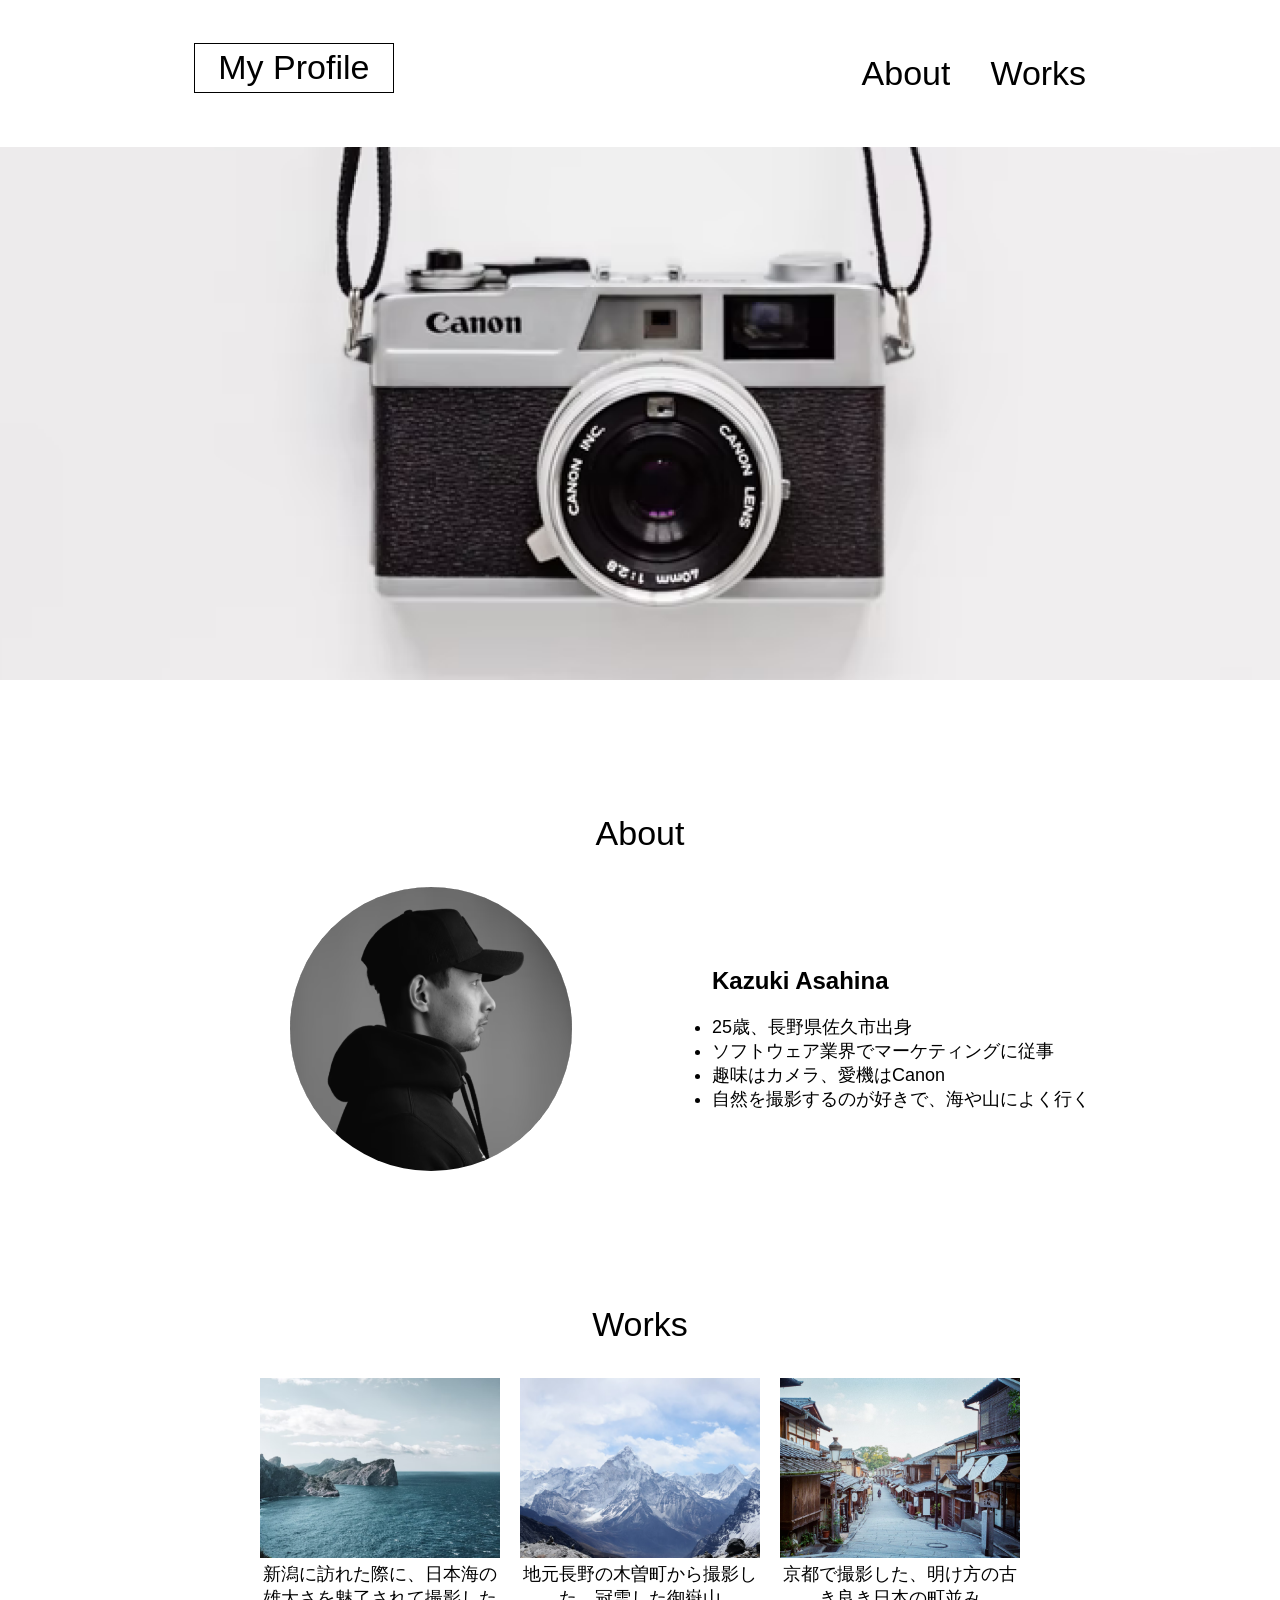
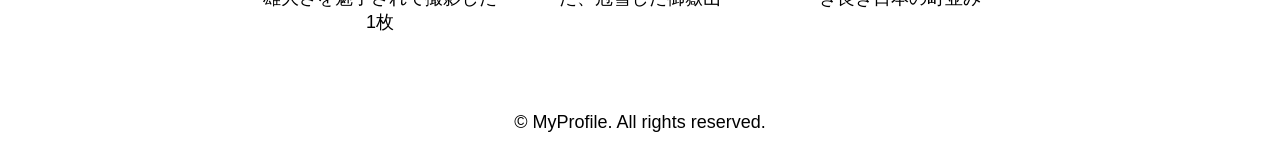
<file: kadai_001/index.html>
<!DOCTYPE html>
<html>
  <head>
    <meta charset="UTF-8">
    <title>My Profile</title>
    <meta name="viewport" content="width=device-width, initial-scale=1.0">
    <meta description="Kazuki AsahinaのWork Gallary">
    <link rel="stylesheet" href="style.css">
  </head>

  <body>
    <!--header-->
    <header>
      <h1 class="page-title">My Profile</h1>

      <!--nav-->
      <nav class=" nav-container">
        <ul class="nav-col">
          <li class="nav-wrap"><a class="nav-item" href="index.html#about">About</a></li>
          <li class="nav-wrap"><a class="nav-item" href="index.html#works">Works</a></li>
        </ul>
      </nav>
    </header>

    <!--main-->
    <main>
      <article>
        <!--main-photo-->
        <div class="main-image">
          <img src="images/main.png" alt="カメラの写真">
        </div>

        <!--about-->
        <section class="about">
          <h1 class="heading">About</h1>
          <div class="profile">
            <img class="about-image" src="images/about.png" alt="自分の写真">
            <ul class="info">
              <h2 class="name">Kazuki Asahina</h2>
              <li>25歳、長野県佐久市出身</li>
              <li>ソフトウェア業界でマーケティングに従事</li>
              <li>趣味はカメラ、愛機はCanon</li>
              <li>自然を撮影するのが好きで、海や山によく行く</li>
            </ul>
          </div>
        </section>

        <!--works-->
        <section class="works">
          <h1 class="heading">Works</h1>
          <div class="works-item">
            <div class="works-col">
              <img src="images/works1.png" alt="海の写真">
              <p>新潟に訪れた際に、日本海の雄大さを魅了されて撮影した1枚</p>
            </div>
            <div class="works-col">
              <img src="images/works2.png" alt="山の写真">
              <p>地元長野の木曽町から撮影した、冠雪した御嶽山</p>
            </div>
            <div class="works-col">
              <img src="images/works3.png" alt="町の写真">
              <p>京都で撮影した、明け方の古き良き日本の町並み</p>
            </div>
          </div>
        </section>
      </article>
    </main>

    <!--footer-->
    <footer>
      <p class="copyright">&copy; MyProfile. All rights reserved.</p>
    </footer>
  </body>
</html>
</file>
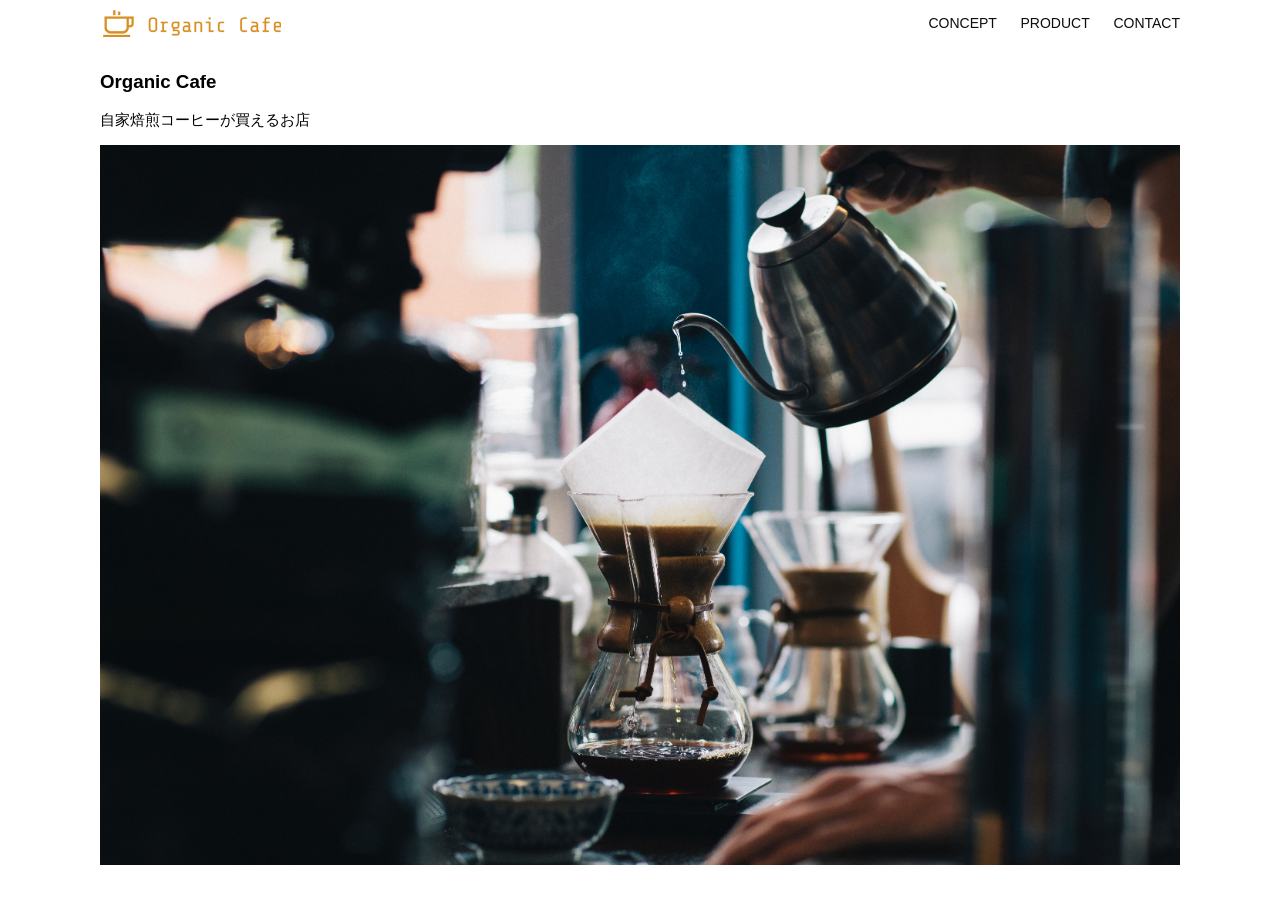
<file: kadai_013/index.html>
<!DOCTYPE html>
<html>
  <head>
    <title>Organic Cafe</title>
    <meta charset="UTF-8" />
    <meta name="description" content="自家焙煎のコーヒーがお家で楽しめるOrganic Cafe"/>
    <meta name="viewport" content="width=device-width, initial-scale=1.0" />
    <link rel="stylesheet" href="style.css" />
  </head>
  <body>
    <!-- ヘッダー -->
    <header>
      <!-- ロゴ -->
      <a href="index.html" id="logo"><img src="images/logo.png" alt="トップページに戻る"/></a>

      <!-- PC用ナビゲーション -->
      <nav id="nav-pc">
        <a href="index.html#concept">CONCEPT</a>
        <a href="index.html#product">PRODUCT</a>
        <a href="index.html#contact">CONTACT</a>
      </nav>

      <!-- スマホ用メニューボタン -->
      <img id="menu-sp" src="images/button-menu.png" alt="ナビゲーションを開く" onclick="document.getElementById('nav-sp').style.display = 'block'">

      <!-- スマホ用ナビゲーション -->
      <nav id="nav-sp">
        <ul>
          <li>
            <img id="close" src="images/button-close.png" alt="ナビゲーションを閉じる" onclick="document.getElementById('nav-sp').style.display = 'none'">
          </li>
          <li>
            <a id="logo-sp" href="index.html" onclick="document.getElementById('nav-sp').style.display = 'none'">
              <img src="images/logo-sp.png" alt="トップページに戻る">
            </a>
          </li>
          <li>
            <a class="menu" href="index.html#concept" onclick="document.getElementById('nav-sp').style.display = 'none'">CONCEPT</a>
          </li>
          <li>
            <a class="menu" href="index.html#product" onclick="document.getElementById('nav-sp').style.display = 'none'">PRODUCT</a>
          </li>
          <li><a class="menu" href="index.html#contact" onclick="document.getElementById('nav-sp').style.display = 'none'">CONTACT</a>
          </li>
        </ul>
      </nav>
    </header>

    <main>
      <article>
        <!-- メインビジュアル -->
        <section id="main-visual">
          <div id="main-message">
            <h1>Organic Cafe</h1>
            <p>自家焙煎コーヒーが買えるお店</p>
          </div>
          <img src="images/main-image.jpg" alt="コーヒーをハンドドリップで淹れる画像"/>
        </section>
      </article>
    </main>
  </body>
</html>
</file>
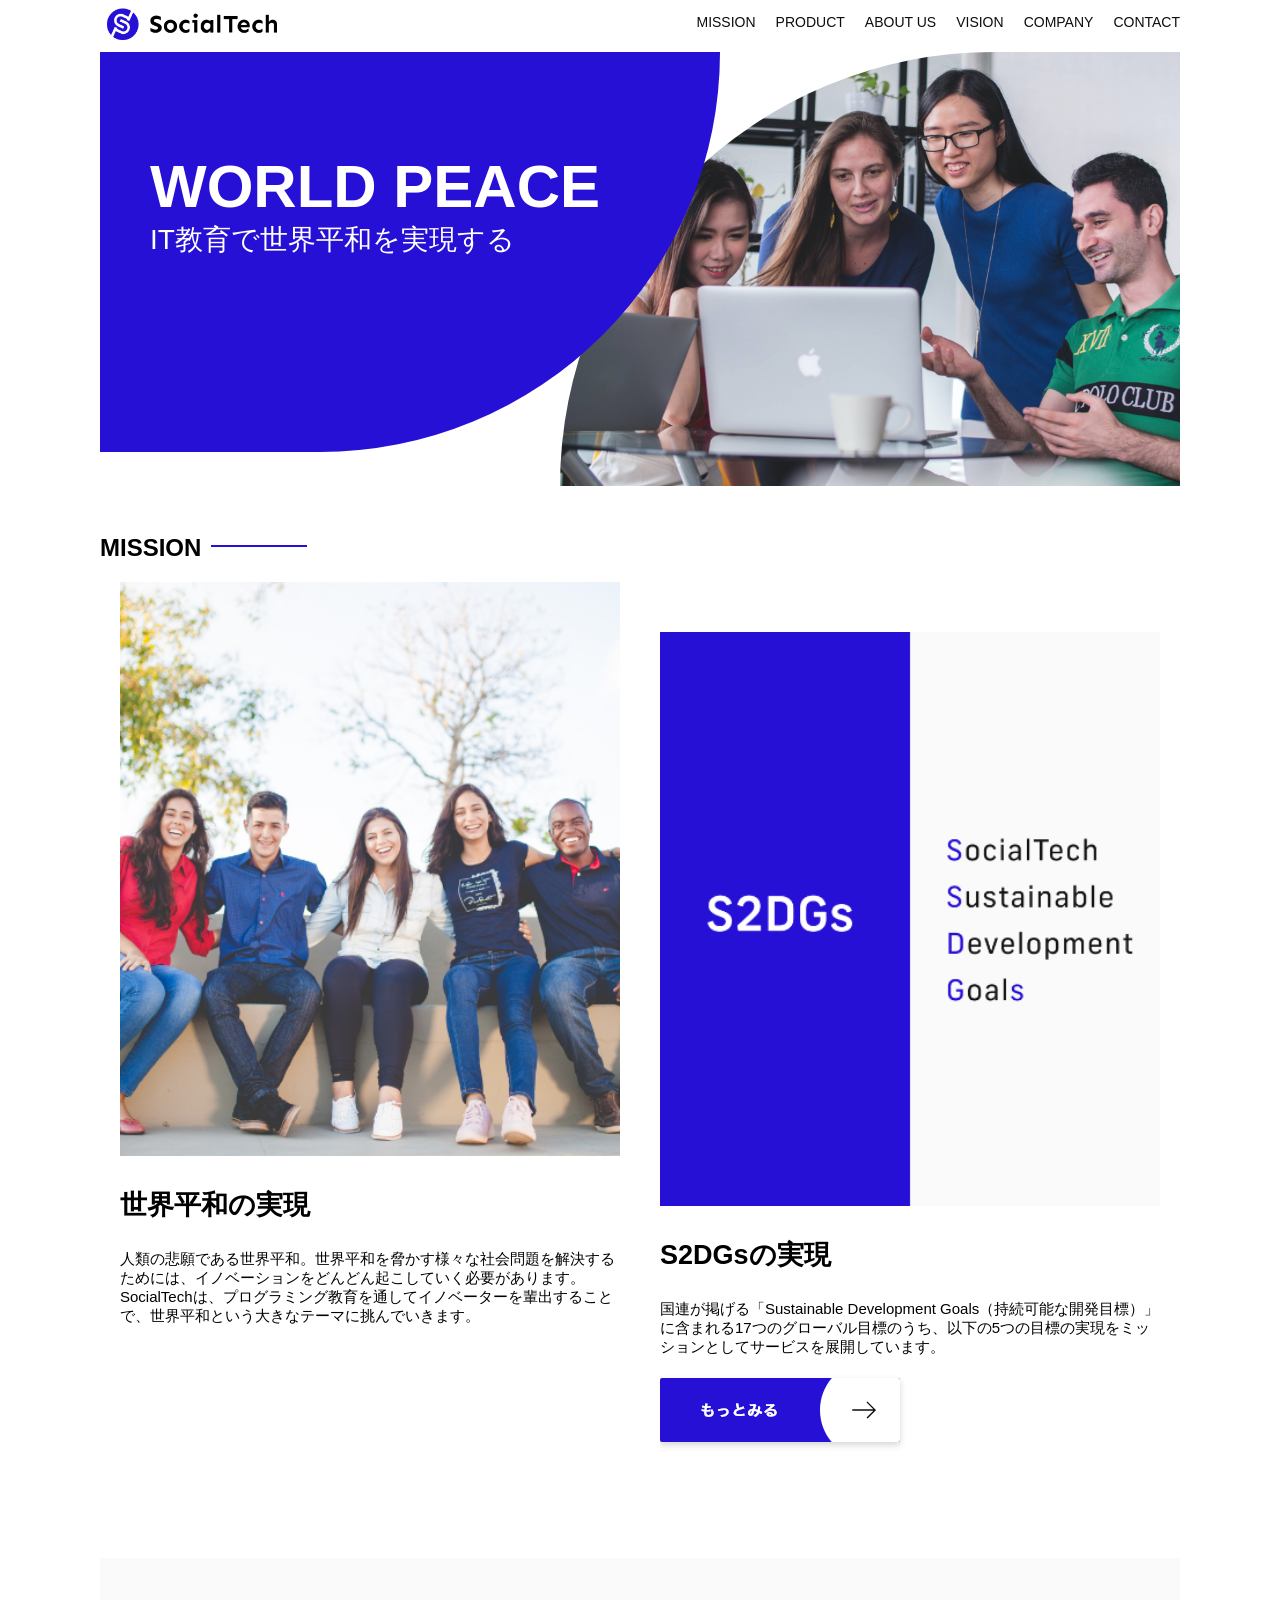
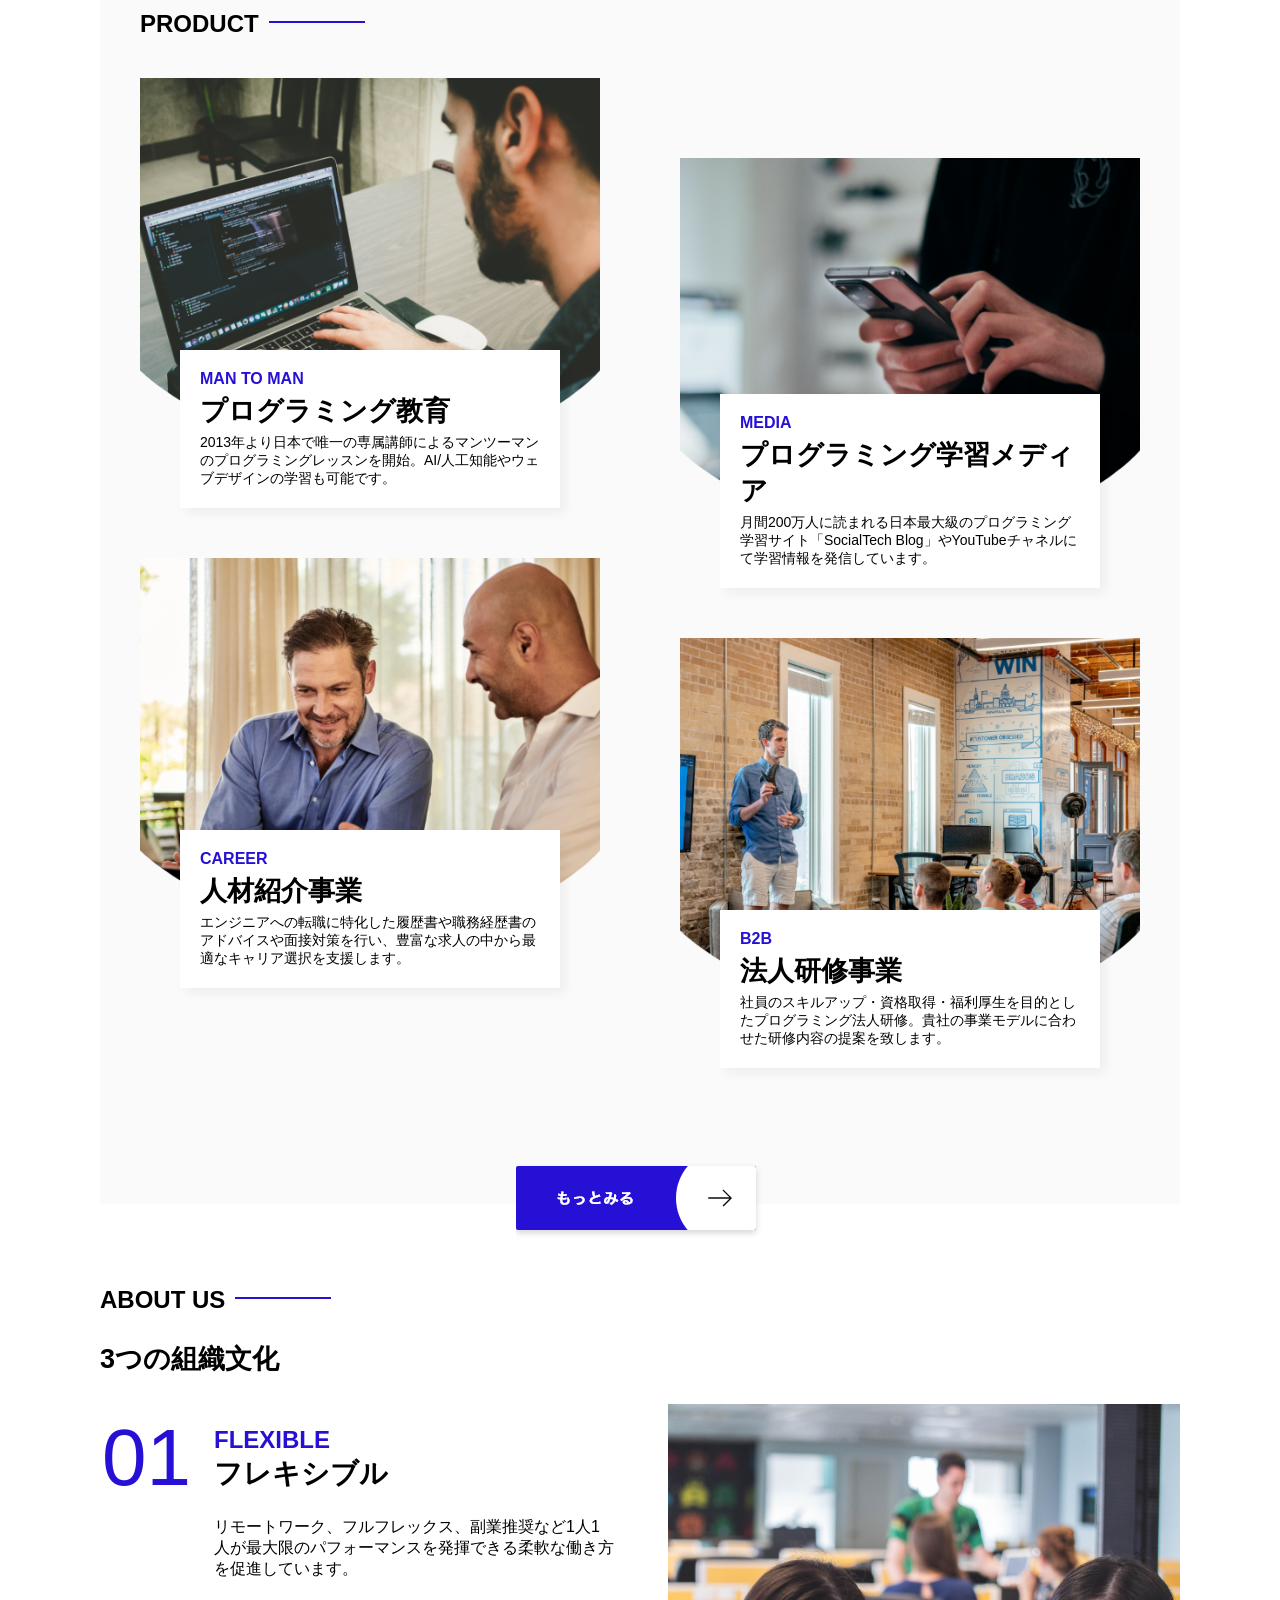
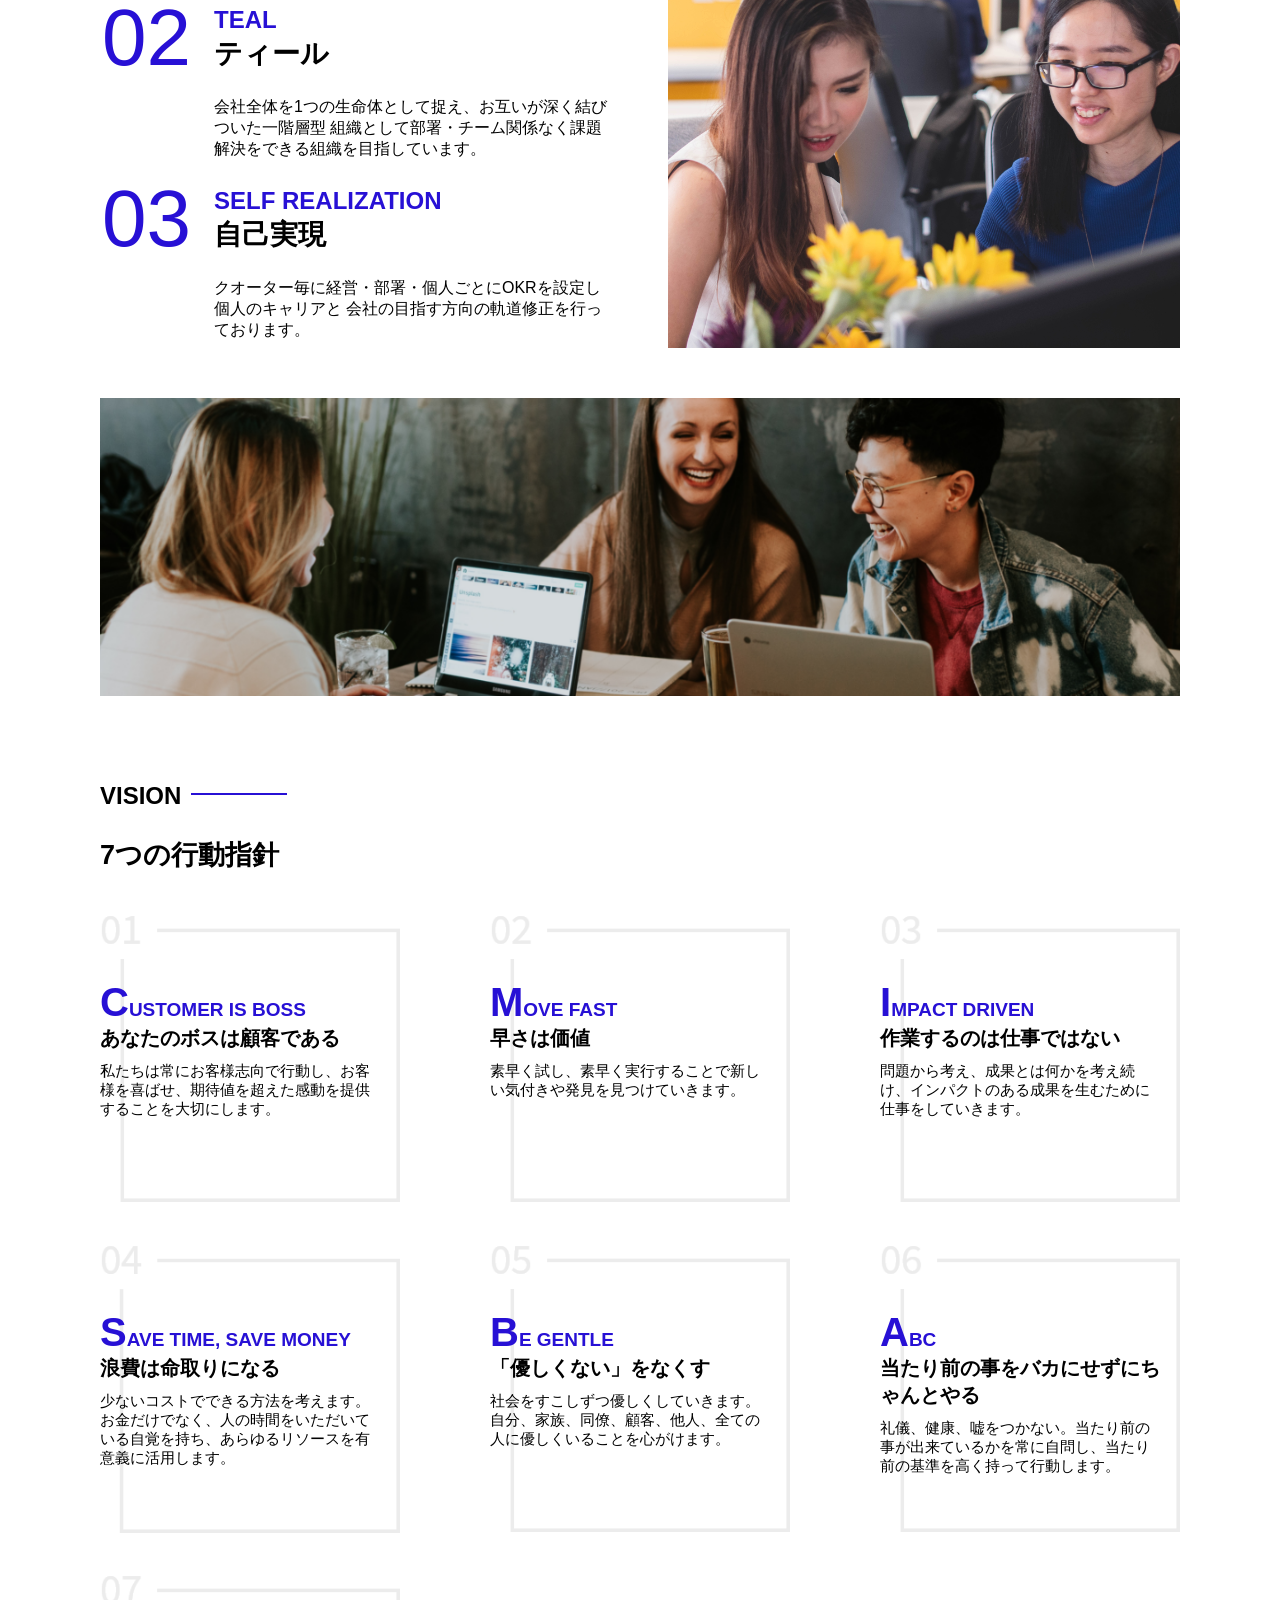
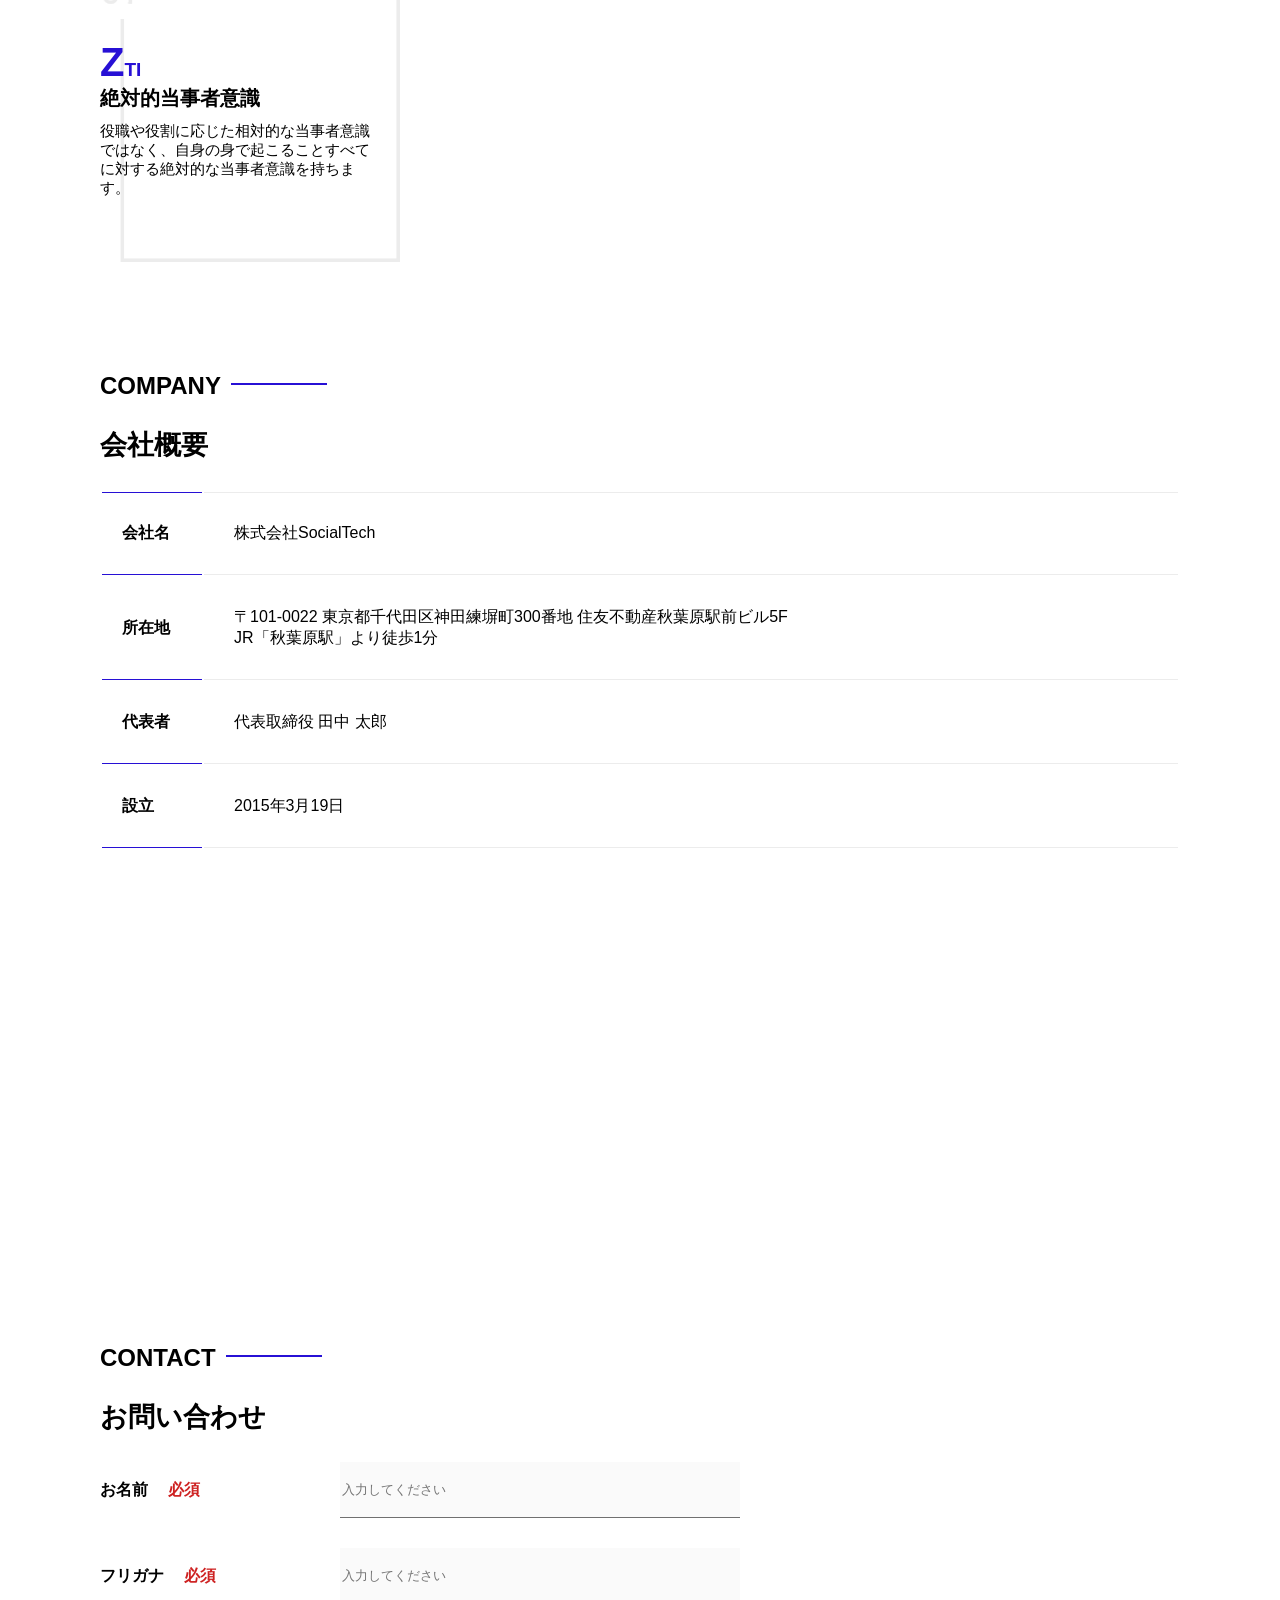
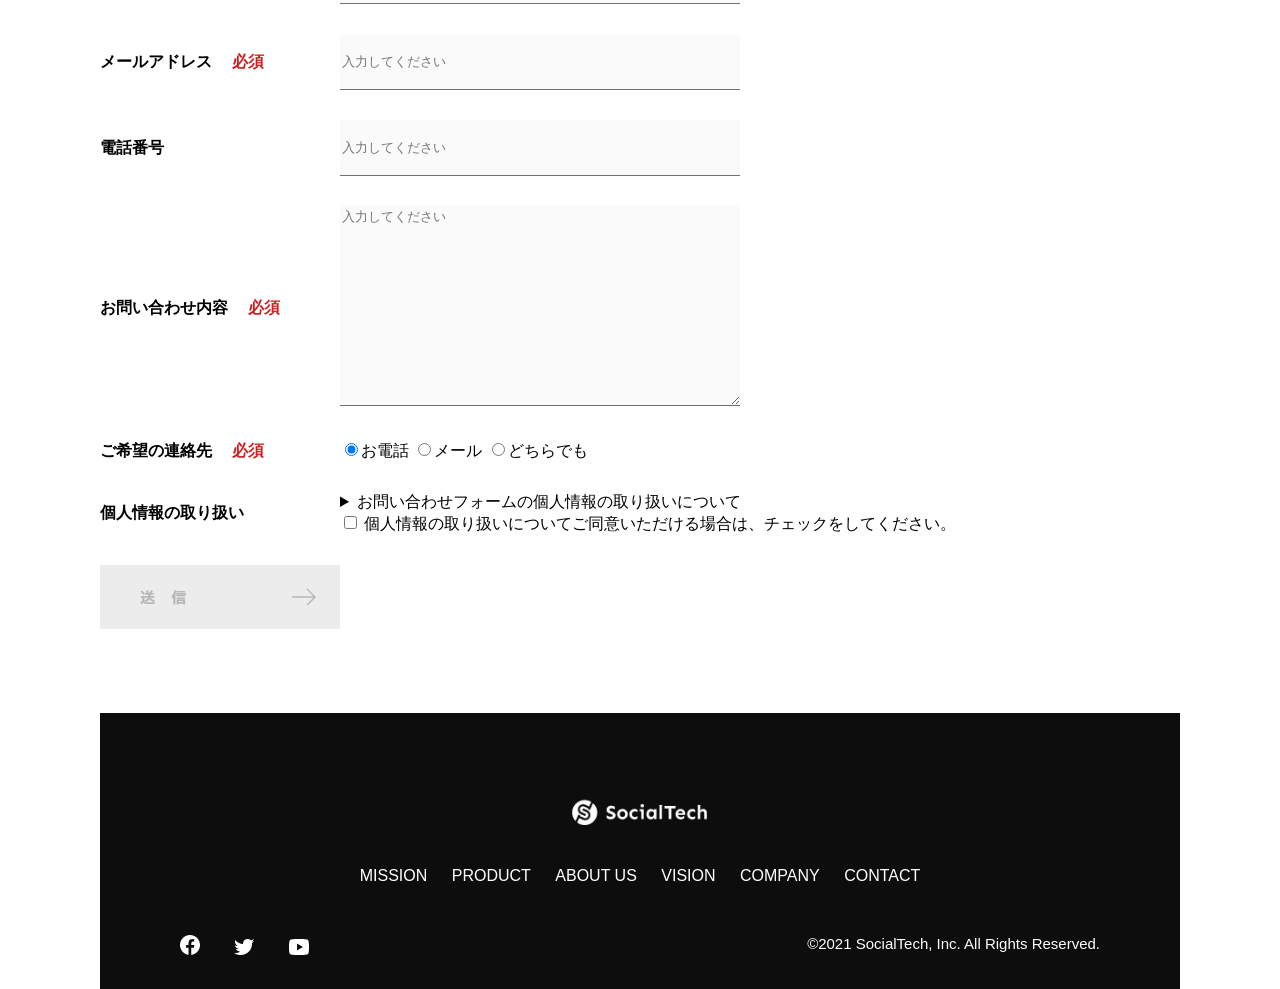
<file: kadai_tutorial_output/index.html>
<!DOCTYPE html>
<html>
  <head>
    <title>SocialTech</title>
    <meta charset="utf-8">
    <meta name="description" content="SocialTechはEdTech業界のリーディングカンパニーを目指します。">
    <meta name="viewport" content="width=device-width, initial-scale=1.0">
    <link rel="stylesheet" href="style.css">
  </head>

  <body>
    <!-- ヘッダー -->
    <header>
      <!-- ロゴ -->
      <a href="index.html" id="logo">
        <img src="images/logo.png" alt="トップページに戻る">
      </a>

      <!-- PC用ナビゲーション -->
      <nav id="nav-pc">
        <ul>
          <li><a href="mission.html">MISSION</a></li>
          <li><a href="product.html">PRODUCT</a></li>
          <li><a href="index.html#aboutus">ABOUT US</a></li>
          <li><a href="index.html#vision">VISION</a></li>
          <li><a href="index.html#company">COMPANY</a></li>
          <li><a href="index.html#contact">CONTACT</a></li>
        </ul>
      </nav>

      <!-- スマホ用メニューボタン -->
      <button id="menu-sp" onclick="document.getElementById('nav-sp').style.display = 'block'">
        <img src="images/button-menu.png" alt="ナビゲーションを開く">
      </button>

      <!-- スマホ用ナビゲーション -->
      <div id="nav-sp">
        <button id="close" onclick="document.getElementById('nav-sp').style.display = 'none'">
          <img src="images/button-close.png" alt="ナビゲーションを閉じる">
        </button>

        <nav>
          <ul>
            <li>
              <a id="logo-sp" href="index.html" onclick="document.getElementById('nav-sp').style.display = 'none'"><img src="images/logo-sp.png" alt="トップページに戻る"></a>
            </li>
            <li><a class="menu" href="mission.html" onclick="document.getElementById('nav-sp').style.display = 'none'">MISSION</a></li>
            <li><a class="menu" href="product.html" onclick="document.getElementById('nav-sp').style.display = 'none'">PRODUCT</a></li>
            <li><a class="menu" href="index.html#aboutus" onclick="document.getElementById('nav-sp').style.display = 'none'">ABOUT US</a></li>
            <li><a class="menu" href="index.html#vision" onclick="document.getElementById('nav-sp').style.display = 'none'">VISION</a></li>
            <li><a class="menu" href="index.html#company" onclick="document.getElementById('nav-sp').style.display = 'none'">COMPANY</a></li>
            <li><a class="menu" href="index.html#contact" onclick="document.getElementById('nav-sp').style.display = 'none'">CONTACT</a></li>
          </ul>
        </nav>
        <div id="sns">
          <a href="https://www.facebook.com/sejuku2013">
            <img src="images/button-facebook.png" alt="Facebookのリンク">
          </a>
          <a href="https://twitter.com/samuraijuku">
            <img src="images/button-twitter.png" alt="Twitterのリンク">
          </a>
          <a href="https://www.youtube.com/channel/UCCFOQO5aDK0xXam4cUQXT8g">
            <img src="images/button-youtube.png" alt="YouTubeのリンク">
          </a>
        </div>
      </div>
    </header>

    <main>
      <article>
        <!-- メインビジュアル -->
        <section id="main-visual">
          <div id="main-message">
            <h1>WORLD PEACE</h1>
            <p>IT教育で世界平和を実現する</p>
          </div>
          <img src="images/index/index-main.png" alt="PCの周りに集まる多国籍の仲間たち">
        </section>

        <!-- ミッション -->
        <section id="mission">
          <h2 class="index-h2">MISSION</h2>
          <div id="mission-flex">
            <div>
              <img id="mission-photo" src="images/index/index-mission.png" alt="屋外のベンチで写真を撮影する多国籍の仲間たち">
              <h3>世界平和の実現</h3>
              <p>人類の悲願である世界平和。世界平和を脅かす様々な社会問題を解決するためには、イノベーションをどんどん起こしていく必要があります。SocialTechは、プログラミング教育を通してイノベーターを輩出することで、世界平和という大きなテーマに挑んでいきます。</p>
            </div>
            <div>
              <img id="s2dgs" src="images/index/s2dgs.png" alt="S2DGs">
              <h3>S2DGsの実現</h3>
              <p>国連が掲げる「Sustainable Development Goals（持続可能な開発目標）」に含まれる17つのグローバル目標のうち、以下の5つの目標の実現をミッションとしてサービスを展開しています。</p>
              <a href="mission.html">
                <img src="images/button-more.png" alt="もっとみる">
              </a>
            </div>
          </div>
        </section>

        <!-- プロダクト -->
        <section id="product">
          <h2 class="index-h2">PRODUCT</h2>
          <div class="product-flex">
            <div id="product-left">
              <div>
                <img class="product-photo" src="images/index/index-mantoman.png" alt="PCでコードを書く男性">
                <div class="product-explain">
                  <span>MAN TO MAN</span>
                  <h3>プログラミング教育</h3>
                  <p>2013年より日本で唯一の専属講師によるマンツーマンのプログラミングレッスンを開始。AI/人工知能やウェブデザインの学習も可能です。</p>
                </div>
              </div>
              <div>
                <img class="product-photo" src="images/index/index-career.png" alt="笑顔で話し合う2人の男性">
                <div class="product-explain">
                  <span>CAREER</span>
                  <h3>人材紹介事業</h3>
                  <p>エンジニアへの転職に特化した履歴書や職務経歴書のアドバイスや面接対策を行い、豊富な求人の中から最適なキャリア選択を支援します。</p>
                </div>
              </div>
            </div>
            <div id="product-right">
              <div>
                <img class="product-photo" src="images/index/index-media.png" alt="スマートフォンを操作する人">
                <div class="product-explain">
                  <span>MEDIA</span>
                  <h3>プログラミング学習メディア</h3>
                  <p>月間200万人に読まれる日本最大級のプログラミング学習サイト「SocialTech Blog」やYouTubeチャネルにて学習情報を発信しています。</p>
                </div>
              </div>
              <div>
                <img class="product-photo" src="images/index/index-b2b.png" alt="講演中の男性とそれを聴く人々">
                <div class="product-explain">
                  <span>B2B</span>
                  <h3>法人研修事業</h3>
                  <p>社員のスキルアップ・資格取得・福利厚生を目的としたプログラミング法人研修。貴社の事業モデルに合わせた研修内容の提案を致します。</p>
                </div>
              </div>
            </div>
          </div>
          <div id="product-more">
            <a href="product.html">
              <img src="images/button-more.png" alt="もっとみる">
            </a>
          </div>
        </section>

        <!-- ABOUT US -->
        <section id="aboutus">
          <h2 class="index-h2">ABOUT US</h2>
          <h3>3つの組織文化</h3>
          <div>
            <table class="culture-table">
              <tr>
                <td class="culture-num">01</td>
                <th><span class="culture-en">FLEXIBLE</span><br>フレキシブル</th>
              </tr>
              <tr>
                <td>
                  <!--空のセル-->
                </td>
                <td class="culture-description">リモートワーク、フルフレックス、副業推奨など1人1人が最大限のパフォーマンスを発揮できる柔軟な働き方を促進しています。</td>
              </tr>
              <tr>
                <td class="culture-num">02</td>
                <th><span class="culture-en">TEAL</span><br>ティール</th>
              </tr>
              <tr>
                <td>
                  <!--空のセル-->
                </td>
                <td class="culture-description">会社全体を1つの生命体として捉え、お互いが深く結びついた一階層型 組織として部署・チーム関係なく課題解決をできる組織を目指しています。</td>
              </tr>
              <tr>
                <td class="culture-num">03</td>
                <th><span class="culture-en">SELF REALIZATION</span><br>自己実現</th>
              </tr>
              <tr>
                <td>
                  <!--空のセル-->
                </td>
                <td class="culture-description">クオーター毎に経営・部署・個人ごとにOKRを設定し個人のキャリアと 会社の目指す方向の軌道修正を行っております。</td>
              </tr>
            </table>
            <img class="culture-img" src="images/index/index-aboutus1.png" alt="笑顔で話し合う2人の女性">
          </div>
          <img class="culture-img2" src="images/index/index-aboutus2.png" alt="笑顔で話し合う3人の男女">
        </section>

        <!-- VISION -->
        <section id="vision">
          <h2 class="index-h2">VISION</h2>
          <h3>7つの行動指針</h3>
          <div>
            <div class="vision-box">
              <img src="images/index/vision-01.png" alt="01">
              <div>
                <h4>CUSTOMER IS BOSS</h4>
                <h5>あなたのボスは顧客である</h5>
                <p>私たちは常にお客様志向で行動し、お客様を喜ばせ、期待値を超えた感動を提供することを大切にします。</p>
              </div>
            </div>
            <div class="vision-box">
              <img src="images/index/vision-02.png" alt="02">
              <div>
                <h4>MOVE FAST</h4>
                <h5>早さは価値</h5>
                <p>素早く試し、素早く実行することで新しい気付きや発見を見つけていきます。</p>
              </div>
            </div>
            <div class="vision-box">
              <img src="images/index/vision-03.png" alt="03">
              <div>
                <h4>IMPACT DRIVEN</h4>
                <h5>作業するのは仕事ではない</h5>
                <p>問題から考え、成果とは何かを考え続け、インパクトのある成果を生むために仕事をしていきます。</p>
              </div>
            </div>
            <div class="vision-box">
              <img src="images/index//vision-04.png" alt="04">
              <div>
                <h4>SAVE TIME, SAVE MONEY</h4>
                <h5>浪費は命取りになる</h5>
                <p>少ないコストでできる方法を考えます。お金だけでなく、人の時間をいただいている自覚を持ち、あらゆるリソースを有意義に活用します。</p>
              </div>
            </div>
            <div class="vision-box">
              <img src="images/index/vision-05.png" alt="05">
              <div>
                <h4>BE GENTLE</h4>
                <h5>「優しくない」をなくす</h5>
                <p>社会をすこしずつ優しくしていきます。自分、家族、同僚、顧客、他人、全ての人に優しくいることを心がけます。</p>
              </div>
            </div>
            <div class="vision-box">
              <img src="images/index/vision-06.png" alt="06">
              <div>
                <h4>ABC</h4>
                <h5>当たり前の事をバカにせずにちゃんとやる</h5>
                <p>礼儀、健康、嘘をつかない。当たり前の事が出来ているかを常に自問し、当たり前の基準を高く持って行動します。</p>
              </div>
            </div>
            <div class="vision-box">
              <img src="images/index/vision-07.png" alt="07">
              <div>
                <h4>ZTI</h4>
                <h5>絶対的当事者意識</h5>
                <p>役職や役割に応じた相対的な当事者意識ではなく、自身の身で起こることすべてに対する絶対的な当事者意識を持ちます。</p>
              </div>
            </div>
          </div>
        </section>

        <!-- COMPANY -->
        <section id="company">
          <h2 class="index-h2">COMPANY</h2>
          <h3>会社概要</h3>
          <table id="company-table">
            <tr>
              <th class="tableheader tableheader-first">会社名</th>
              <td class="cell cell-first">株式会社SocialTech</td>
            </tr>
            <tr>
              <th class="tableheader">所在地</th>
              <td class="cell">〒101-0022 東京都千代田区神田練塀町300番地 住友不動産秋葉原駅前ビル5F<br>JR「秋葉原駅」より徒歩1分</td>
            </tr>
            <tr>
              <th class="tableheader">代表者</th>
              <td class="cell">代表取締役 田中 太郎</td>
            </tr>
            <tr>
              <th class="tableheader">設立</th>
              <td class="cell">2015年3月19日</td>
            </tr>
          </table>
          <iframe src="https://www.google.com/maps/embed?pb=!1m18!1m12!1m3!1d3240.0688551336807!2d139.7720776771055!3d35.69992317258124!2m3!1f0!2f0!3f0!3m2!1i1024!2i768!4f13.1!3m3!1m2!1s0x60188fee13660e23%3A0x77137876edf742ac!2z5L2P5Y-L5LiN5YuV55Sj56eL6JGJ5Y6f6aeF5YmN44OT44Or!5e0!3m2!1sja!2sjp!4v1704858013291!5m2!1sja!2sjp" style="border: 0" allowfullscreen="" loading="lazy"></iframe>
        </section>

        <!-- お問い合わせフォーム -->
        <section id="contact">
          <h2 class="index-h2">CONTACT</h2>
          <h3>お問い合わせ</h3>
          <form>
            <div>
              <div class="contact-heading">
                <label class="contact-label">お名前<span class="contact-span">必須</span></label>
              </div>
              <div>
                <input type="text" name="name" placeholder="入力してください" class="contact-textbox">
              </div>
            </div>
            <div>
              <div class="contact-heading">
                <label class="contact-label">フリガナ<span class="contact-span">必須</span></label>
              </div>
              <div>
                <input type="text" name="hurigana" placeholder="入力してください" class="contact-textbox">
              </div>
            </div>
            <div>
              <div class="contact-heading">
                <label class="contact-label">メールアドレス<span class="contact-span">必須</span></label>
              </div>
              <div>
                <input type="text" name="email" placeholder="入力してください" class="contact-textbox">
              </div>
            </div>
            <div>
              <div class="contact-heading">
                <label class="contact-label">電話番号</label>
              </div>
              <div>
                <input type="text" name="tel" placeholder="入力してください" class="contact-textbox">
              </div>
            </div>
            <div>
              <div class="contact-heading">
                <label class="contact-label">お問い合わせ内容<span class="contact-span">必須</span></label>
              </div>
              <div>
                <textarea class="contact-textarea" placeholder="入力してください" name="message"></textarea>
              </div>
            </div>
            <div>
              <div class="contact-heading">
                <label class="contact-label">ご希望の連絡先<span class="contact-span">必須</span></label>
              </div>
              <div><input class="radiobutton" type="radio" value="tel" name="contact" checked><label>お電話</label> <input class="radiobutton" type="radio" value="mail" name="contact"><label>メール</label> <input class="radiobutton" type="radio" value="both" name="contact"><label>どちらでも</label></div>
            </div>
            <div>
              <div class="contact-heading">
                <label class="contact-label">個人情報の取り扱い</label>
              </div>
              <div>
                <details>
                  <summary>お問い合わせフォームの個人情報の取り扱いについて</summary>
                  <div>
                    <dl>
                      <dt>１．組織の名称又は氏名</dt>
                      <dd>株式会社SocialTech</dd>
                      <dt>２．個人情報保護管理者（若しくはその代理人）の氏名又は職名、所属及び連絡先</dt>
                      <dd>
                        <p>鈴木 一郎 コーポレート部</p>
                        <p>メールアドレス：samurai@example.com</p>
                        <p>TEL：03-1234-5678</p>
                      </dd>
                      <dt>３．個人情報の利用目的</dt>
                      <dd>
                        <ul>
                          <li>・本サービス及び本サービスに関連する情報の提供又はそれらに関する連絡のため</li>
                          <li>・ユーザーの本人確認のため</li>
                          <li>・当社サービスのご案内のため</li>
                          <li>・当社の商品等の広告または宣伝（電子メールによるものを含むものとします。）</li>
                        </ul>
                      </dd>
                      <dt>４．個人情報の取り扱い業務の委託</dt>
                      <dd>個人情報の取扱業務の全部または一部を外部に業務委託する場合があります。その際、弊社は、個人情報を適切に保護できる管理体制を敷き実行していることを条件として委託先を厳選したうえで、機密保持契約を委託先と締結し、お客様の個人情報を厳密に管理させます。</dd>
                      <dt>５．個人情報の開示等の請求</dt>
                      <dd>
                        お客様は、弊社に対してご自身の個人情報の開示等（利用目的の通知、開示、内容の訂正・追加・削除、利用の停止または消去、第三者への提供の停止）に関して、当社問合わせ窓口に申し出ることができます。<br>
                        その際、弊社はお客様ご本人を確認させていただいたうえで、合理的な期間内に対応いたします。<br>
                        なお、個人情報に関する弊社問合わせ先は、次の通りです。
                      </dd>
                      <dd>
                        <p>株式会社SocialTech　個人情報問合せ窓口</p>
                        <p>〒150-0043　東京都千代田区神田練塀町300番地 住友不動産秋葉原駅前ビル5F</p>
                        <p>メールアドレス：samurai@example.com　TEL：03-1234-5678</p>
                      </dd>

                      <dt>６．個人情報を提供されることの任意性について</dt>
                      <dd>お客様がご自身の個人情報を弊社に提供されるか否かは、お客様のご判断によりますが、もしご提供されない場合には、適切なサービスが提供できない場合がありますので予めご了承ください。</dd>
                    </dl>
                  </div>
                </details>
                <input type="checkbox" name="agree">
                <span>個人情報の取り扱いについてご同意いただける場合は、チェックをしてください。</span>
              </div>
            </div>
            <input type="image" src="images/button-submit.png" alt="送信する">
          </form>
        </section>
      </article>
    </main>

    <footer>
      <div id="footer-logo">
        <img src="images/logo-sp.png" alt="SocialTech">
      </div>
      <div id="footer-link">
        <a href="mission.html">MISSION</a>
        <a href="product.html">PRODUCT</a>
        <a href="index.html#aboutus">ABOUT US</a>
        <a href="index.html#vision">VISION</a>
        <a href="index.html#company">COMPANY</a>
        <a href="index.html#contact">CONTACT</a>
      </div>
      <div id="sns-footer">
        <div class="sns-btns">
          <a href="https://www.facebook.com/sejuku2013"><img src="images/button-facebook.png" alt="Facebookのリンク"></a>
          <a href="https://twitter.com/samuraijuku"><img src="images/button-twitter.png" alt="Twitterのリンク"></a>
          <a href="https://www.youtube.com/channel/UCCFOQO5aDK0xXam4cUQXT8g"><img src="images/button-youtube.png" alt="YouTubeのリンク"></a>
        </div>
        <p id="copyright">&copy;2021 SocialTech, Inc. All Rights Reserved.</p>
      </div>
    </footer>

  </body>
</html>
</file>
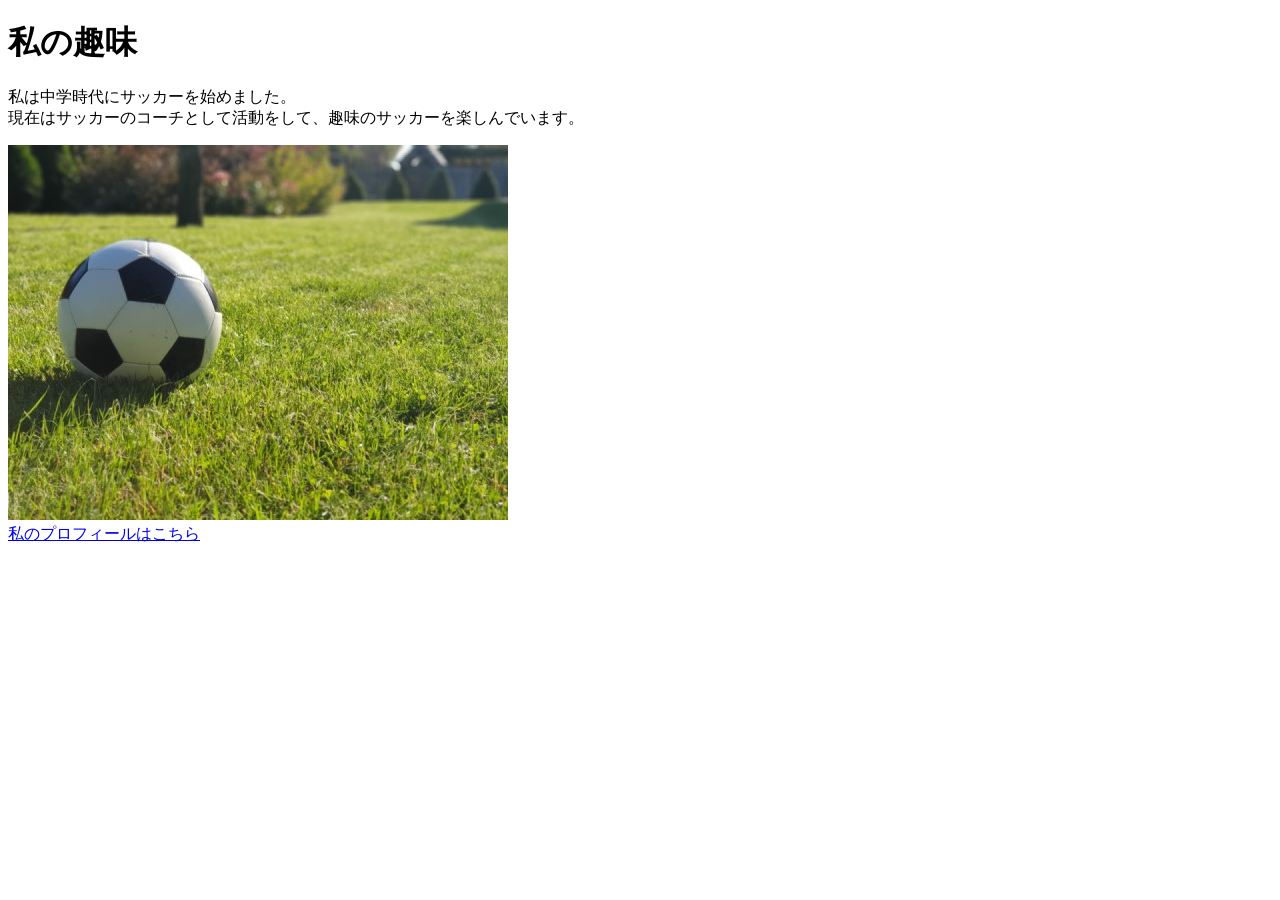
<file: kadai_005/html/index.html>
<!DOCTYPE html>
<html lang="ja">
  <head>
    <meta charset="UTF-8">
    <meta name="description" content="このページは5章の課題です。">
    <title>5章課題</title>
  </head>
  <body>
    <h1>私の趣味</h1>
    <p>私は中学時代にサッカーを始めました。<br>
      現在はサッカーのコーチとして活動をして、趣味のサッカーを楽しんでいます。
    </p>
    <img src="../images/sample.jpg" alt="サッカーボール">
    <br>
    <a href="https://x.com/samuraijuku">私のプロフィールはこちら</a>
  </body>
</html>
</file>
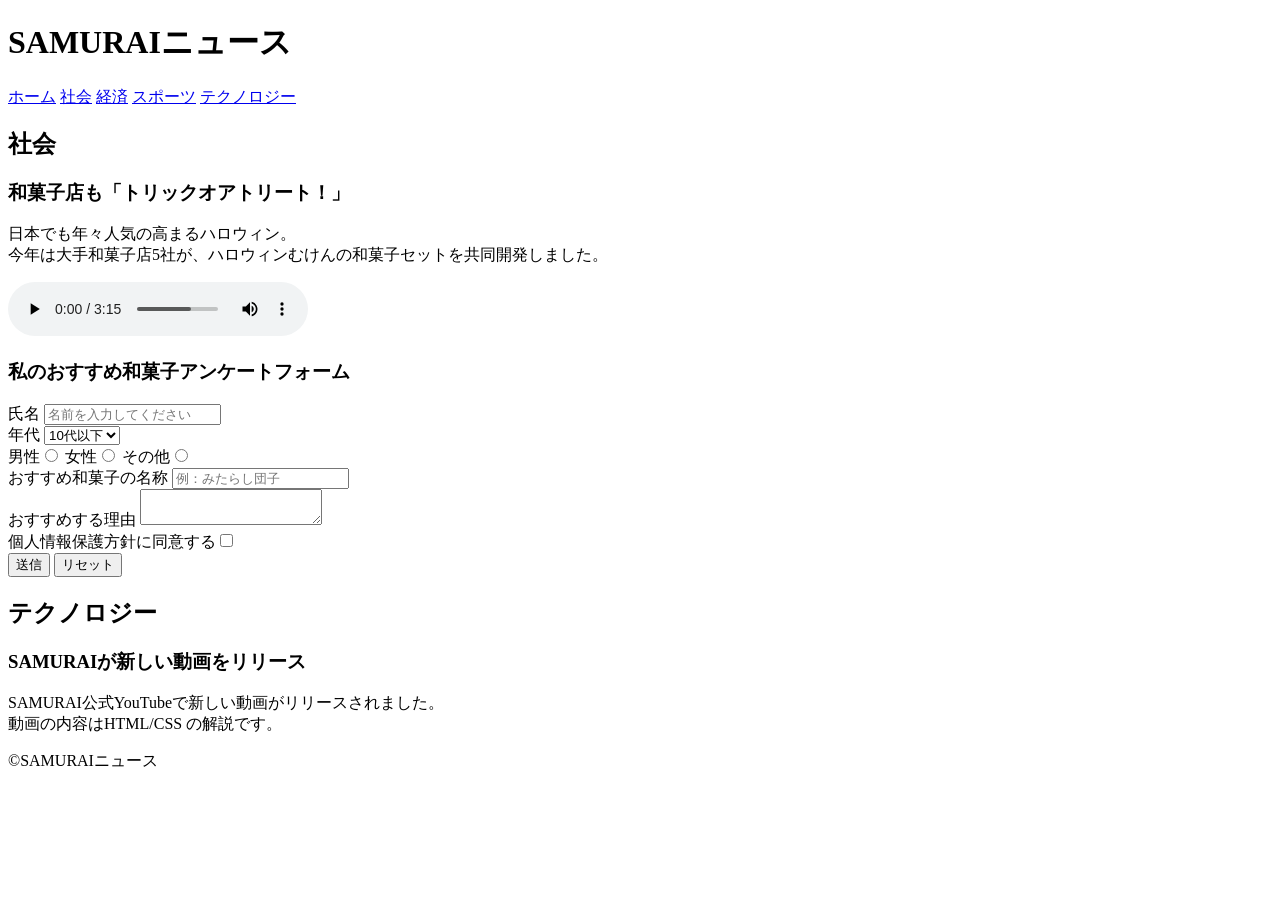
<file: kadai_008/kadai_008.html>
<!DOCTYPE html>
<html>
<head>
  <title>8章課題</title>
  <meta name="description" content="このページは8章の課題です。">
  <meta charset="UTF-8">
</head>
<body>
  <header>
    <h1>SAMURAIニュース</h1>
    <nav>
      <a href="https://www.sejuku.net/">ホーム</a>
      <a href="https://www.sejuku.net/">社会</a>
      <a href="https://www.sejuku.net/">経済</a>
      <a href="https://www.sejuku.net/">スポーツ</a>
      <a href="https://www.sejuku.net/">テクノロジー</a>
    </nav>
  </header>
  <main>
    <article>
      <h2>社会</h2>
      <section>
        <h3>和菓子店も「トリックオアトリート！」</h3>
        <p>日本でも年々人気の高まるハロウィン。
          <br>今年は大手和菓子店5社が、ハロウィンむけんの和菓子セットを共同開発しました。
        </p>
        <audio src="ichi.mp3" controls></audio>
      </section>
      <section>
        <h3>私のおすすめ和菓子アンケートフォーム</h3>
        <form>
          <label>氏名</label>
          <input type="text" placeholder="名前を入力してください">
          <br>
          <label>年代</label>
          <select>
            <option>10代以下</option>
            <option>20代</option>
            <option>30代</option>
            <option>40代以上</option>
          </select>
          <br>
          <label>男性</label><input type="radio" name="gender">
          <label>女性</label><input type="radio" name="gender">
          <label>その他</label><input type="radio" name="gender">
          <br>
          <label>おすすめ和菓子の名称</label>
          <input type="text" placeholder="例：みたらし団子">
          <br>
          <label>おすすめする理由</label>
          <textarea></textarea>
          <br>
          <label>個人情報保護方針に同意する</label><input type="checkbox">
          <br>
          <input type="submit" value="送信">
          <input type="reset" value="リセット">
        </form>
      </section>
    </article>
    <article>
      <h2>テクノロジー</h2>
      <section>
        <h3>SAMURAIが新しい動画をリリース</h3>
        <p>SAMURAI公式YouTubeで新しい動画がリリースされました。
        <br>動画の内容はHTML/CSS の解説です。
        </p>
      </section>
    </article>
  </main>
  <footer>
    <p>&copy;SAMURAIニュース</p>
  </footer>
</body>
</html>
</file>
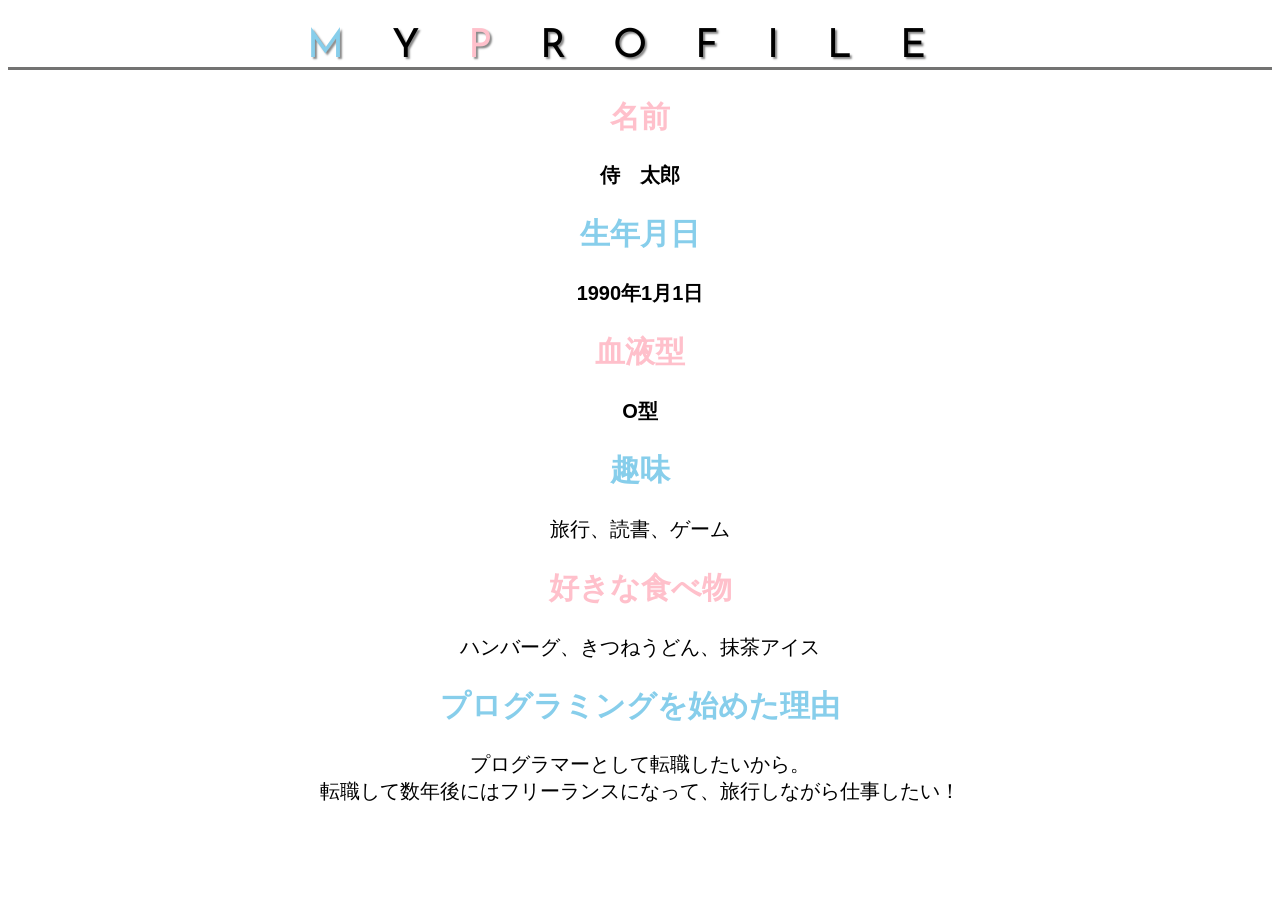
<file: kadai_015/kadai_015.html>
<!DOCTYPE html>
<html>
<head>
  <title>15章課題</title>
  <meta charset="UTF-8">
  <meta name="description" content="このページは15章の課題です。">
  <link rel="stylesheet" href="style.css">
  <link rel="preconnect" href="https://fonts.googleapis.com">
  <link rel="preconnect" href="https://fonts.gstatic.com" crossorigin>
  <link href="https://fonts.googleapis.com/css2?family=Josefin+Sans&display=swap" rel="stylesheet">
</head>
<body>
  <h1><span class="blue">M</span>Y<span class="pink">P</span>ROFILE</h1>
  <div id="basic">
    <h2 class="pink">名前</h2>
    <p>侍　太郎</p>
    <h2 class="blue">生年月日</h2>
    <p>1990年1月1日</p>
    <h2 class="pink">血液型</h2>
    <p>O型</p>
  </div>
  <h2 class="blue">趣味</h2>
  <p>旅行、読書、ゲーム</p>
  <h2 class="pink">好きな食べ物</h2>
  <p>ハンバーグ、きつねうどん、抹茶アイス</p>
  <h2 class="blue">プログラミングを始めた理由</h2>
  <p>プログラマーとして転職したいから。<br>転職して数年後にはフリーランスになって、旅行しながら仕事したい！</p>
</body>
</html>
</file>
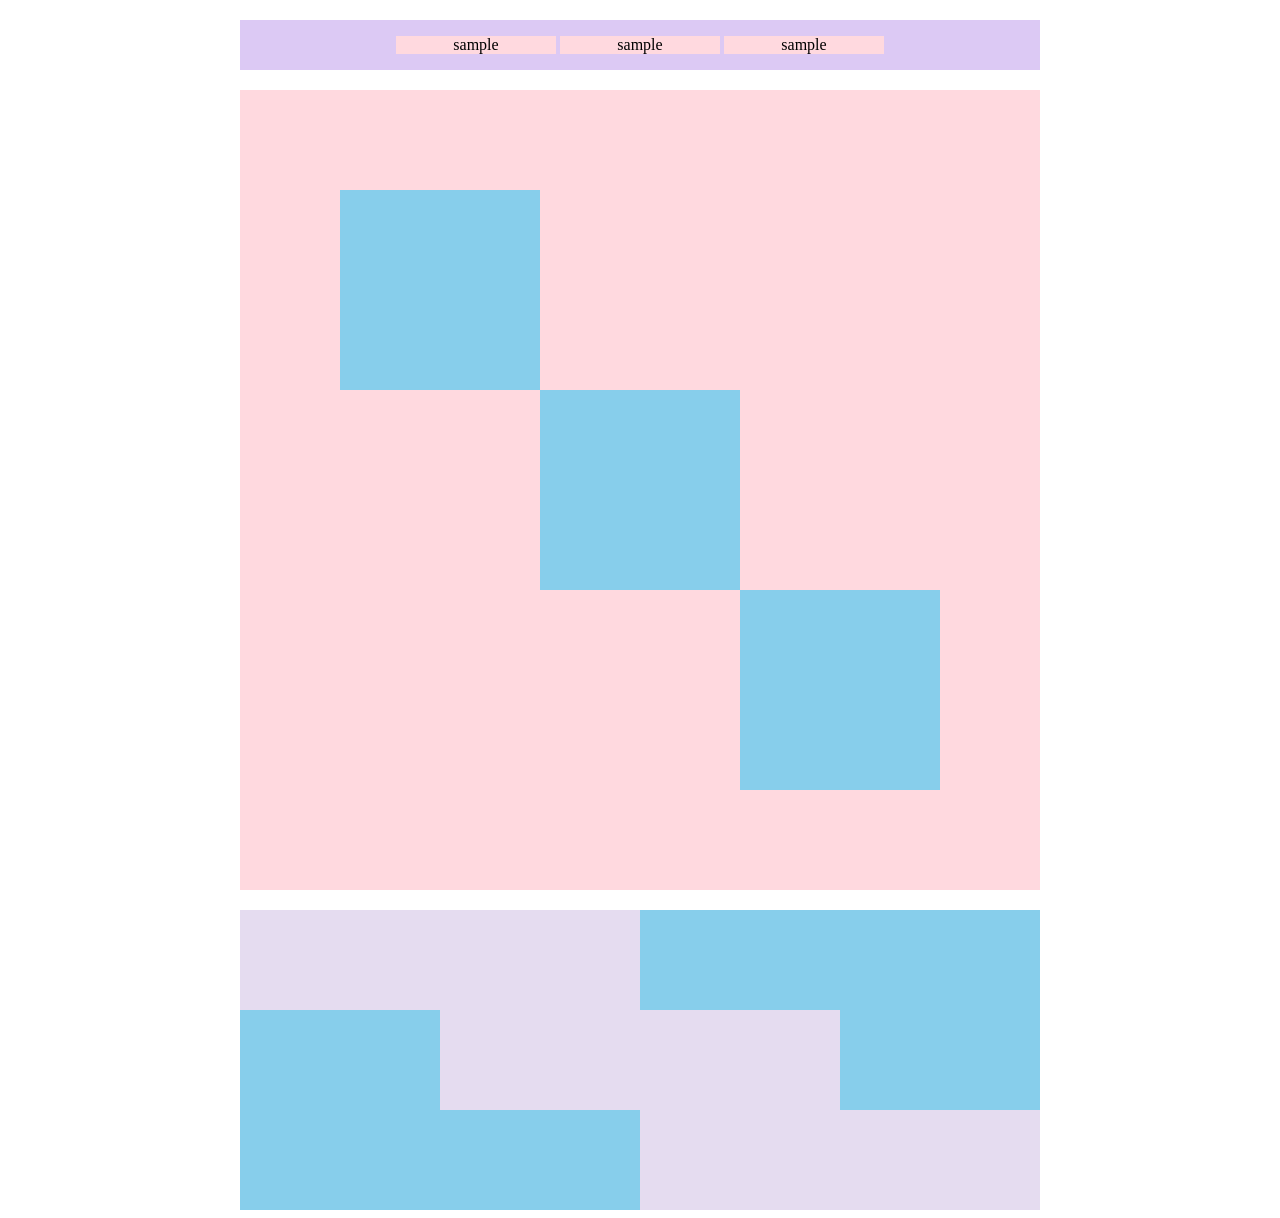
<file: kadai_018/kadai_018.html>
<!DOCTYPE html>
<html>
<head>
  <meta charset="UTF-8">
  <link rel="stylesheet" href="style.css">
  <meta name="description" content="このページは18章の課題です。">
  <title>18章課題</title>
</head>
<body>
  <div id="top">
    <p class="top-child">sample</p>
    <p class="top-child">sample</p>
    <p class="top-child">sample</p>
  </div>
  <div id="middle">
    <div id="middle-child01"></div>
    <div id="middle-child02"></div>
    <div id="middle-child03"></div>
  </div>
  <div id="bottom">
    <div id="bottom-child01"></div>
    <div id="bottom-child02"></div>
    <div id="bottom-child03"></div>
  </div>
</body>
</html>
</file>
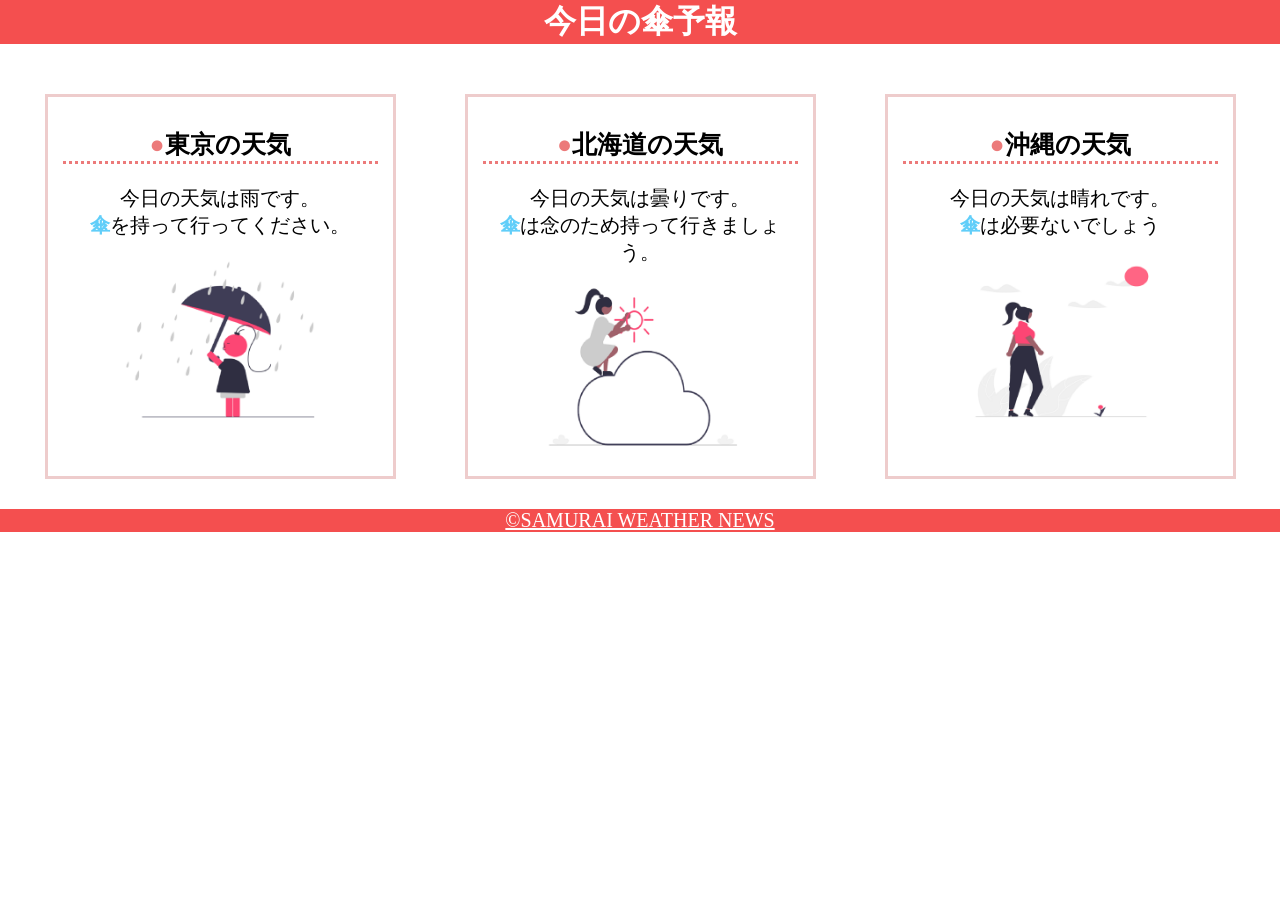
<file: kadai_022/kadai_022.html>
<!DOCTYPE html>
<html>
    <head>
        <meta charset="UTF-8">
        <meta name="viewport" content="width=device-width, initial-scale=1.0">
        <link rel="stylesheet" href="style.css">
        <meta name="description" content="このページは22章の課題です。">
        <title>22章課題</title>
    </head>
    <body>

        <header>
            <h1>今日の傘予報</h1>
        </header>  

        <main>

            <div id="parent">
                <div class="contents">
                    <h2>東京の天気</h2>
                    <p>今日の天気は雨です。</p>
                    <p>傘を持って行ってください。</p>
                    <img src="images/rainy.png" alt="雨">
                </div>

                <div class="contents">
                    <h2>北海道の天気</h2>
                    <p>今日の天気は曇りです。</p>
                    <p>傘は念のため持って行きましょう。</p>
                    <img src="images/cloudy.png" alt="曇り">
                </div>

                <div class="contents">
                    <h2>沖縄の天気</h2>
                    <p>今日の天気は晴れです。</p>
                    <p>傘は必要ないでしょう</p>
                    <img src="images/sunny.png" alt="晴れ">
                </div>

            </div>    

        </main>

        <footer>
            <a href="https://www.sejuku.net/corp/">&copy;SAMURAI WEATHER NEWS</a>
        </footer>

        </body>
</html>
</file>
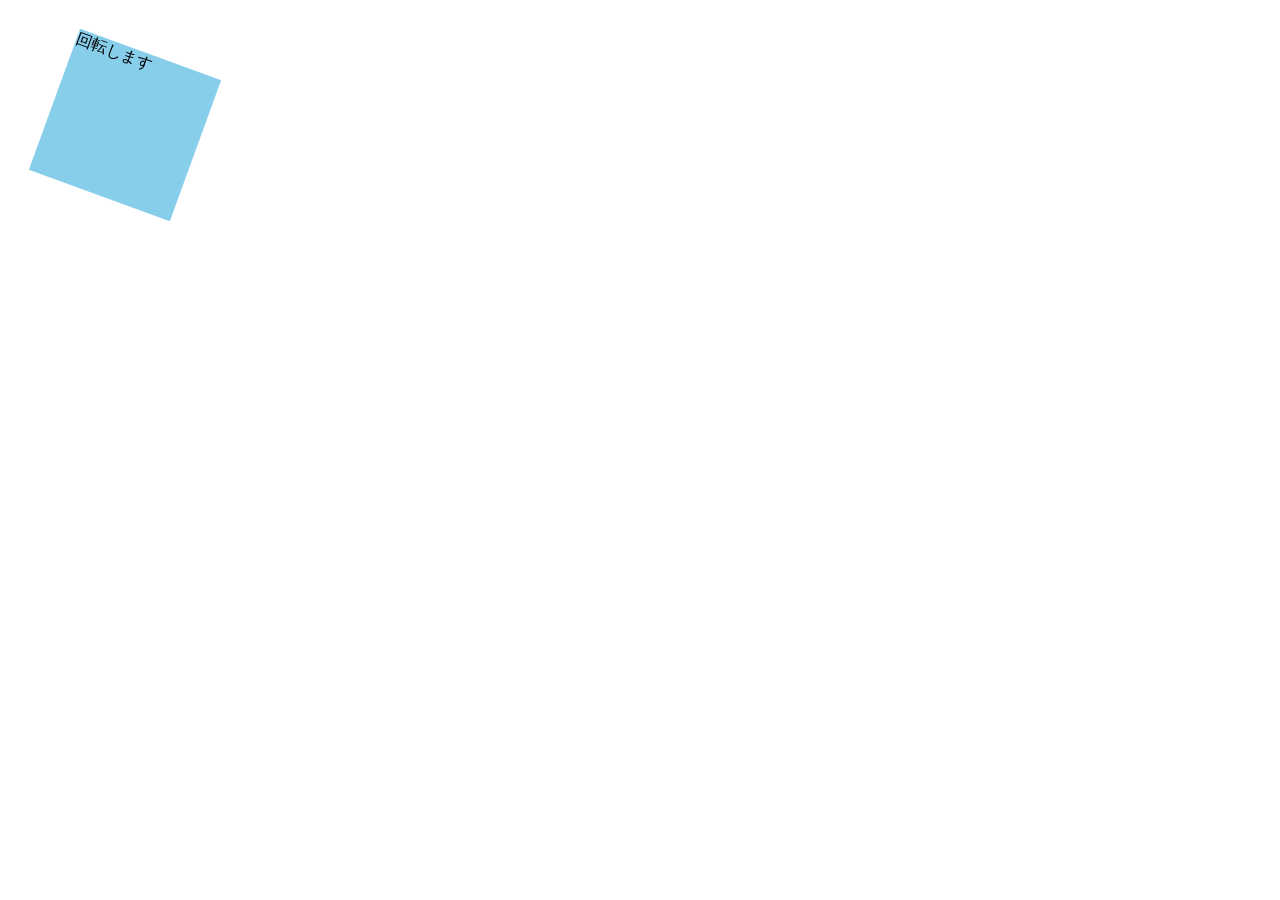
<file: kadai_mdn_css/mdn.html>
<!DOCTYPE html>
<html>

<head>
    <style>
        div {
            position: absolute;
            left: 50px;
            top: 50px;
            width: 150px;
            height: 150px;
            background-color: skyblue;
            transform: rotate(20deg)
        }
    </style>
</head>

<body>
    <div>
        回転します
    </div>

</body>

</html>
</file>
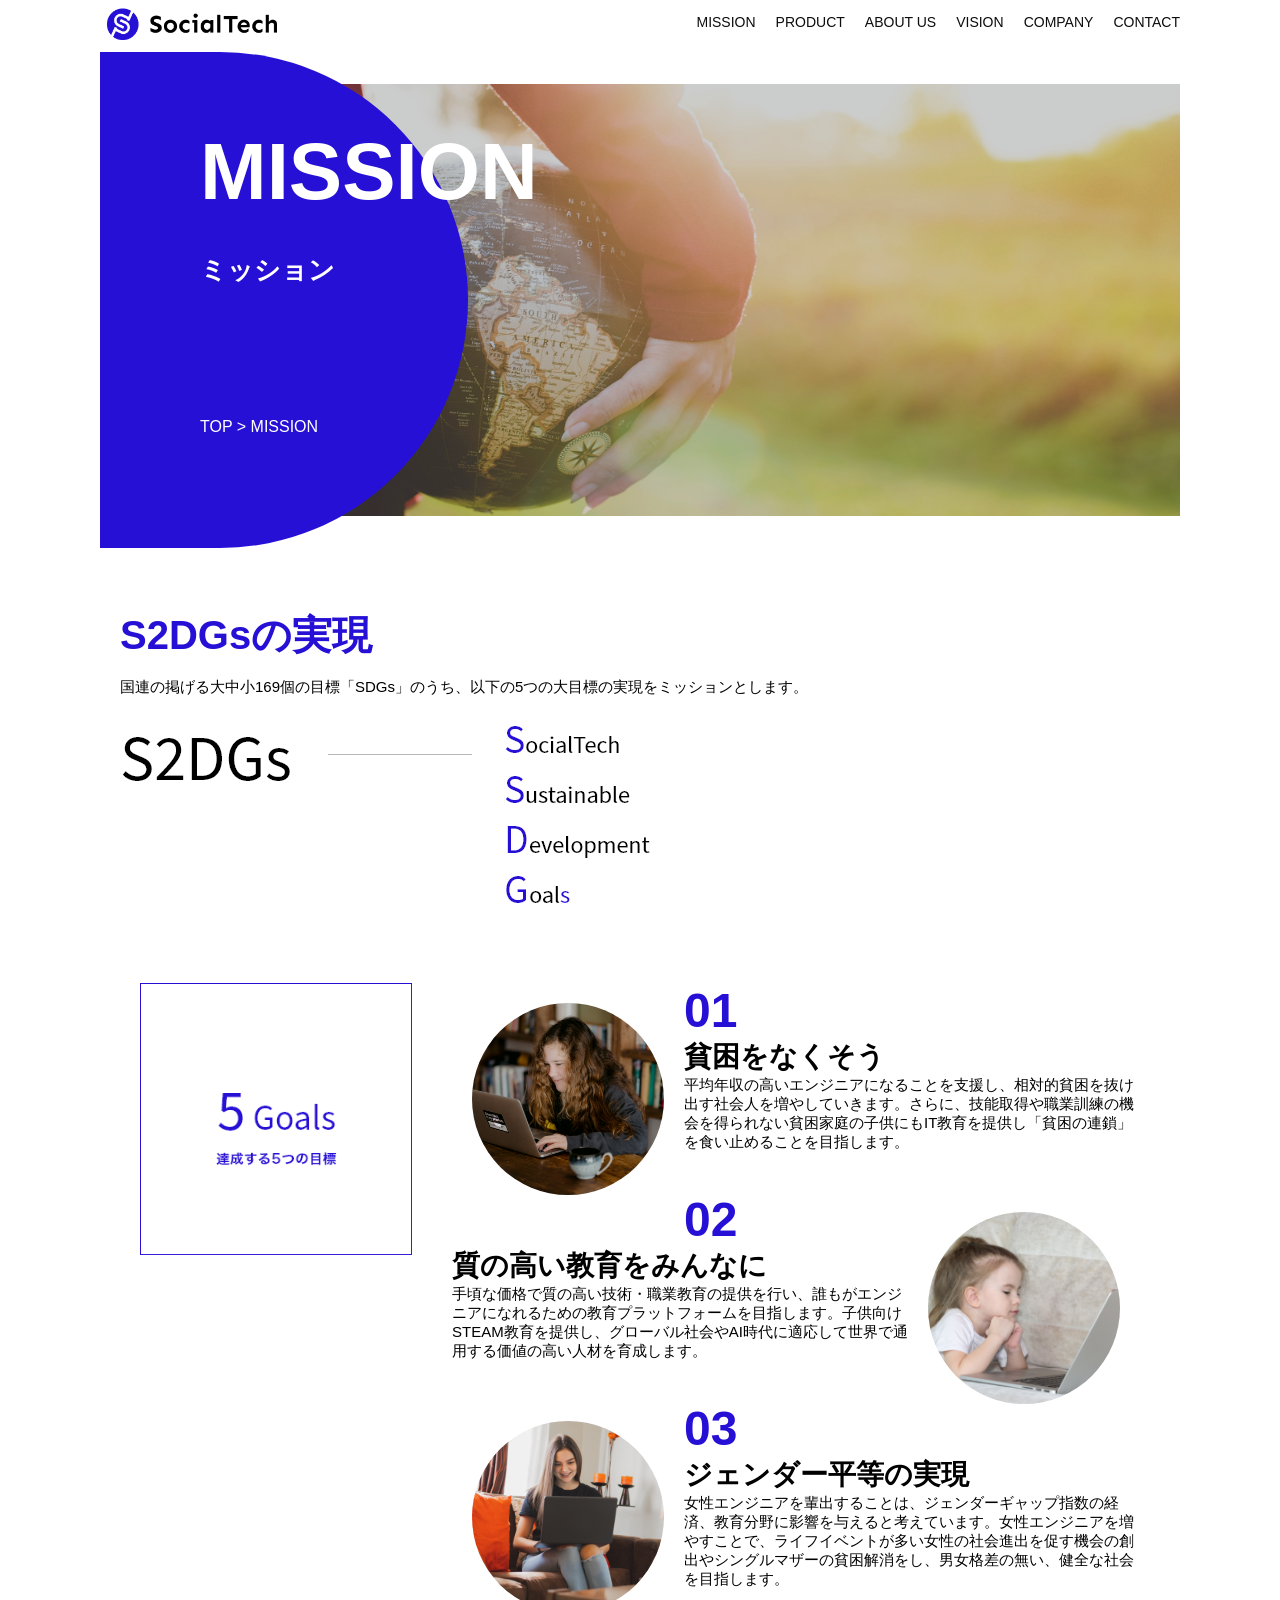
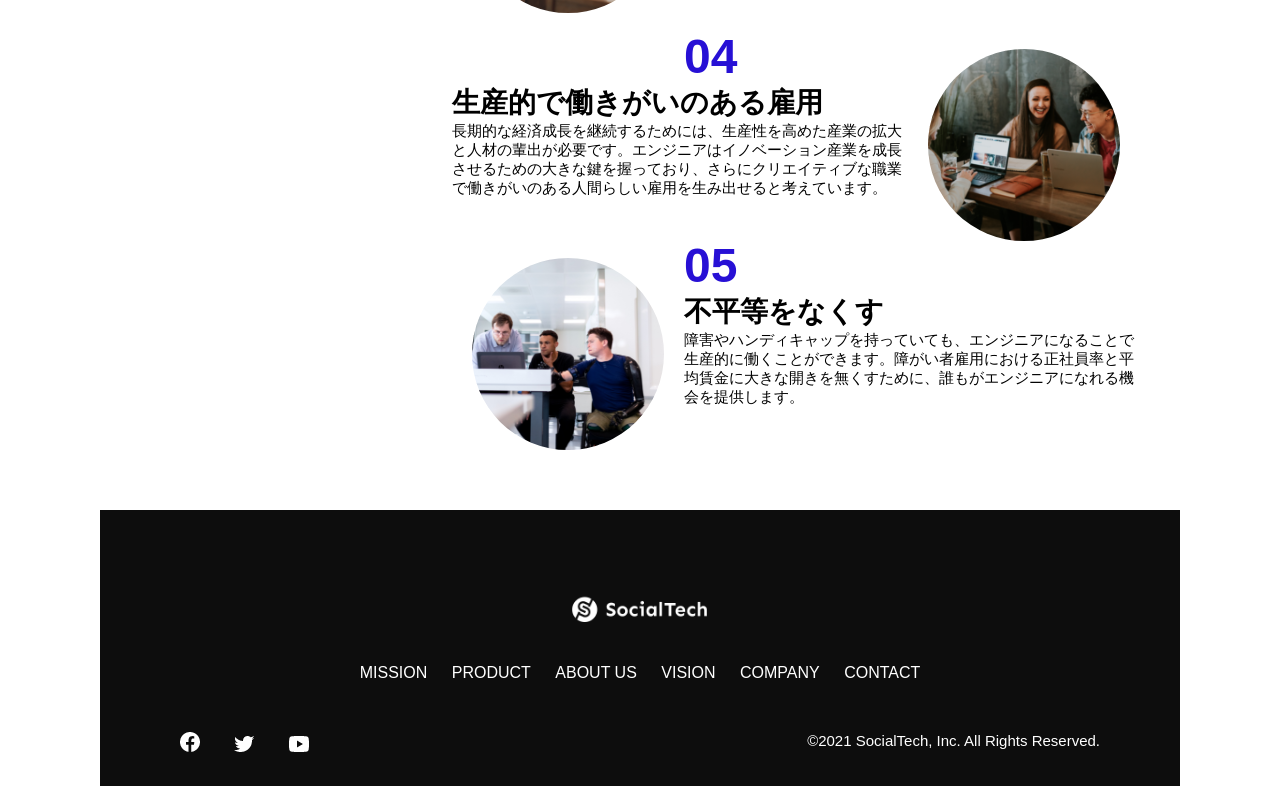
<file: kadai_tutorial_output/mission.html>
<!DOCTYPE html>
<html>
  <head>
    <title>SocialTech - MISSION ミッション -</title>
    <meta charset="utf-8">
    <meta name="description" content="SocialTechが目指す5つの目標（S2DGs）を紹介します">
    <meta name="viewport" content="width=device-width, initial-scale=1.0">
    <link rel="stylesheet" href="style.css">
  </head>

  <body>
    <!-- ヘッダー -->
    <header>
      <!-- ロゴ -->
      <a href="index.html" id="logo">
        <img src="images/logo.png" alt="トップページに戻る">
      </a>

      <!-- PC用ナビゲーション -->
      <nav id="nav-pc">
        <ul>
          <li><a href="mission.html">MISSION</a></li>
          <li><a href="product.html">PRODUCT</a></li>
          <li><a href="index.html#aboutus">ABOUT US</a></li>
          <li><a href="index.html#vision">VISION</a></li>
          <li><a href="index.html#company">COMPANY</a></li>
          <li><a href="index.html#contact">CONTACT</a></li>
        </ul>
      </nav>

      <!-- スマホ用メニューボタン -->
      <button id="menu-sp" onclick="document.getElementById('nav-sp').style.display = 'block'">
        <img src="images/button-menu.png" alt="ナビゲーションを開く">
      </button>

      <!-- スマホ用ナビゲーション -->
      <div id="nav-sp">
        <button id="close" onclick="document.getElementById('nav-sp').style.display = 'none'">
          <img src="images/button-close.png" alt="ナビゲーションを閉じる">
        </button>

        <nav>
          <ul>
            <li>
              <a id="logo-sp" href="index.html" onclick="document.getElementById('nav-sp').style.display = 'none'"><img src="images/logo-sp.png" alt="トップページに戻る"></a>
            </li>
            <li><a class="menu" href="mission.html" onclick="document.getElementById('nav-sp').style.display = 'none'">MISSION</a></li>
            <li><a class="menu" href="product.html" onclick="document.getElementById('nav-sp').style.display = 'none'">PRODUCT</a></li>
            <li><a class="menu" href="index.html#aboutus" onclick="document.getElementById('nav-sp').style.display = 'none'">ABOUT US</a></li>
            <li><a class="menu" href="index.html#vision" onclick="document.getElementById('nav-sp').style.display = 'none'">VISION</a></li>
            <li><a class="menu" href="index.html#company" onclick="document.getElementById('nav-sp').style.display = 'none'">COMPANY</a></li>
            <li><a class="menu" href="index.html#contact" onclick="document.getElementById('nav-sp').style.display = 'none'">CONTACT</a></li>
          </ul>
        </nav>
        <div id="sns">
          <a href="https://www.facebook.com/sejuku2013">
            <img src="images/button-facebook.png" alt="Facebookのリンク">
          </a>
          <a href="https://twitter.com/samuraijuku">
            <img src="images/button-twitter.png" alt="Twitterのリンク">
          </a>
          <a href="https://www.youtube.com/channel/UCCFOQO5aDK0xXam4cUQXT8g">
            <img src="images/button-youtube.png" alt="YouTubeのリンク">
          </a>
        </div>
      </div>
    </header>

    <main>
      <article>
        <section id="mission-main">
          <div class="mission-main-inner">
            <div id="mission-title">
              <h1>MISSION<br><span>ミッション</span></h1>
              <p>TOP > MISSION</p>
            </div>
          </div>
        </section>

        <section id="mission-s2dgs">
          <h2 class="mission-h2">S2DGsの実現</h2>
          <p>国連の掲げる大中小169個の目標「SDGs」のうち、以下の5つの大目標の実現をミッションとします。</p>
          <img src="images/mission/mission-s2dgs.png" alt="S2DGs">
        </section>

        <section id="mission-five-goals">
          <div class="five-goals-image">
            <img src="images/mission/mission-5goals.png" alt="5Goals">
          </div>
          <div class="five-goals-read">
            <div>
              <img class="fivegoals-image-left" src="images/mission/mission-5goals01.png" alt="PCを操作する女の子">
              <span class="fivegoals-number">01</span>
              <h3 class="fivegoals-h3">貧困をなくそう</h3>
              <p class="fivegoals-p">平均年収の高いエンジニアになることを支援し、相対的貧困を抜け出す社会人を増やしていきます。さらに、技能取得や職業訓練の機会を得られない貧困家庭の子供にもIT教育を提供し「貧困の連鎖」を食い止めることを目指します。</p>
            </div>
            <div>
              <img class="fivegoals-image-right" src="images/mission/mission-5goals02.png" alt="PCを見つめる小さい女の子">
              <span class="fivegoals-number">02</span>
              <h3 class="fivegoals-h3">質の高い教育をみんなに</h3>
              <p class="fivegoals-p">手頃な価格で質の高い技術・職業教育の提供を行い、誰もがエンジニアになれるための教育プラットフォームを目指します。子供向けSTEAM教育を提供し、グローバル社会やAI時代に適応して世界で通用する価値の高い人材を育成します。</p>
            </div>
            <div>
              <img class="fivegoals-image-left" src="images/mission/mission-5goals03.png" alt="PCを操作する女性">

              <span class="fivegoals-number">03</span>
              <h3 class="fivegoals-h3">ジェンダー平等の実現</h3>
              <p class="fivegoals-p">女性エンジニアを輩出することは、ジェンダーギャップ指数の経済、教育分野に影響を与えると考えています。女性エンジニアを増やすことで、ライフイベントが多い女性の社会進出を促す機会の創出やシングルマザーの貧困解消をし、男女格差の無い、健全な社会を目指します。</p>
            </div>
            <div>
              <img class="fivegoals-image-right" src="images/mission/mission-5goals04.png" alt="笑顔で話し合う3人の男女">
              <span class="fivegoals-number">04</span>
              <h3 class="fivegoals-h3">生産的で働きがいのある雇用</h3>
              <p class="fivegoals-p">長期的な経済成長を継続するためには、生産性を高めた産業の拡大と人材の輩出が必要です。エンジニアはイノベーション産業を成長させるための大きな鍵を握っており、さらにクリエイティブな職業で働きがいのある人間らしい雇用を生み出せると考えています。</p>
            </div>
            <div>
              <img class="fivegoals-image-left" src="images/mission/mission-5goals05.png" alt="障害を持つ男性が生き生きと働く様子">
              <span class="fivegoals-number">05</span>
              <h3 class="fivegoals-h3">不平等をなくす</h3>
              <p class="fivegoals-p">障害やハンディキャップを持っていても、エンジニアになることで生産的に働くことができます。障がい者雇用における正社員率と平均賃金に大きな開きを無くすために、誰もがエンジニアになれる機会を提供します。</p>
            </div>
          </div>
        </section>
      </article>
    </main>

    <footer>
      <div id="footer-logo">
        <img src="images/logo-sp.png" alt="SocialTech">
      </div>
      <div id="footer-link">
        <a href="mission.html">MISSION</a>
        <a href="product.html">PRODUCT</a>
        <a href="index.html#aboutus">ABOUT US</a>
        <a href="index.html#vision">VISION</a>
        <a href="index.html#company">COMPANY</a>
        <a href="index.html#contact">CONTACT</a>
      </div>
      <div id="sns-footer">
        <div class="sns-btns">
          <a href="https://www.facebook.com/sejuku2013"><img src="images/button-facebook.png" alt="Facebookのリンク"></a>
          <a href="https://twitter.com/samuraijuku"><img src="images/button-twitter.png" alt="Twitterのリンク"></a>
          <a href="https://www.youtube.com/channel/UCCFOQO5aDK0xXam4cUQXT8g"><img src="images/button-youtube.png" alt="YouTubeのリンク"></a>
        </div>
        <p id="copyright">&copy;2021 SocialTech, Inc. All Rights Reserved.</p>
      </div>
    </footer>

  </body>
</html>
</file>
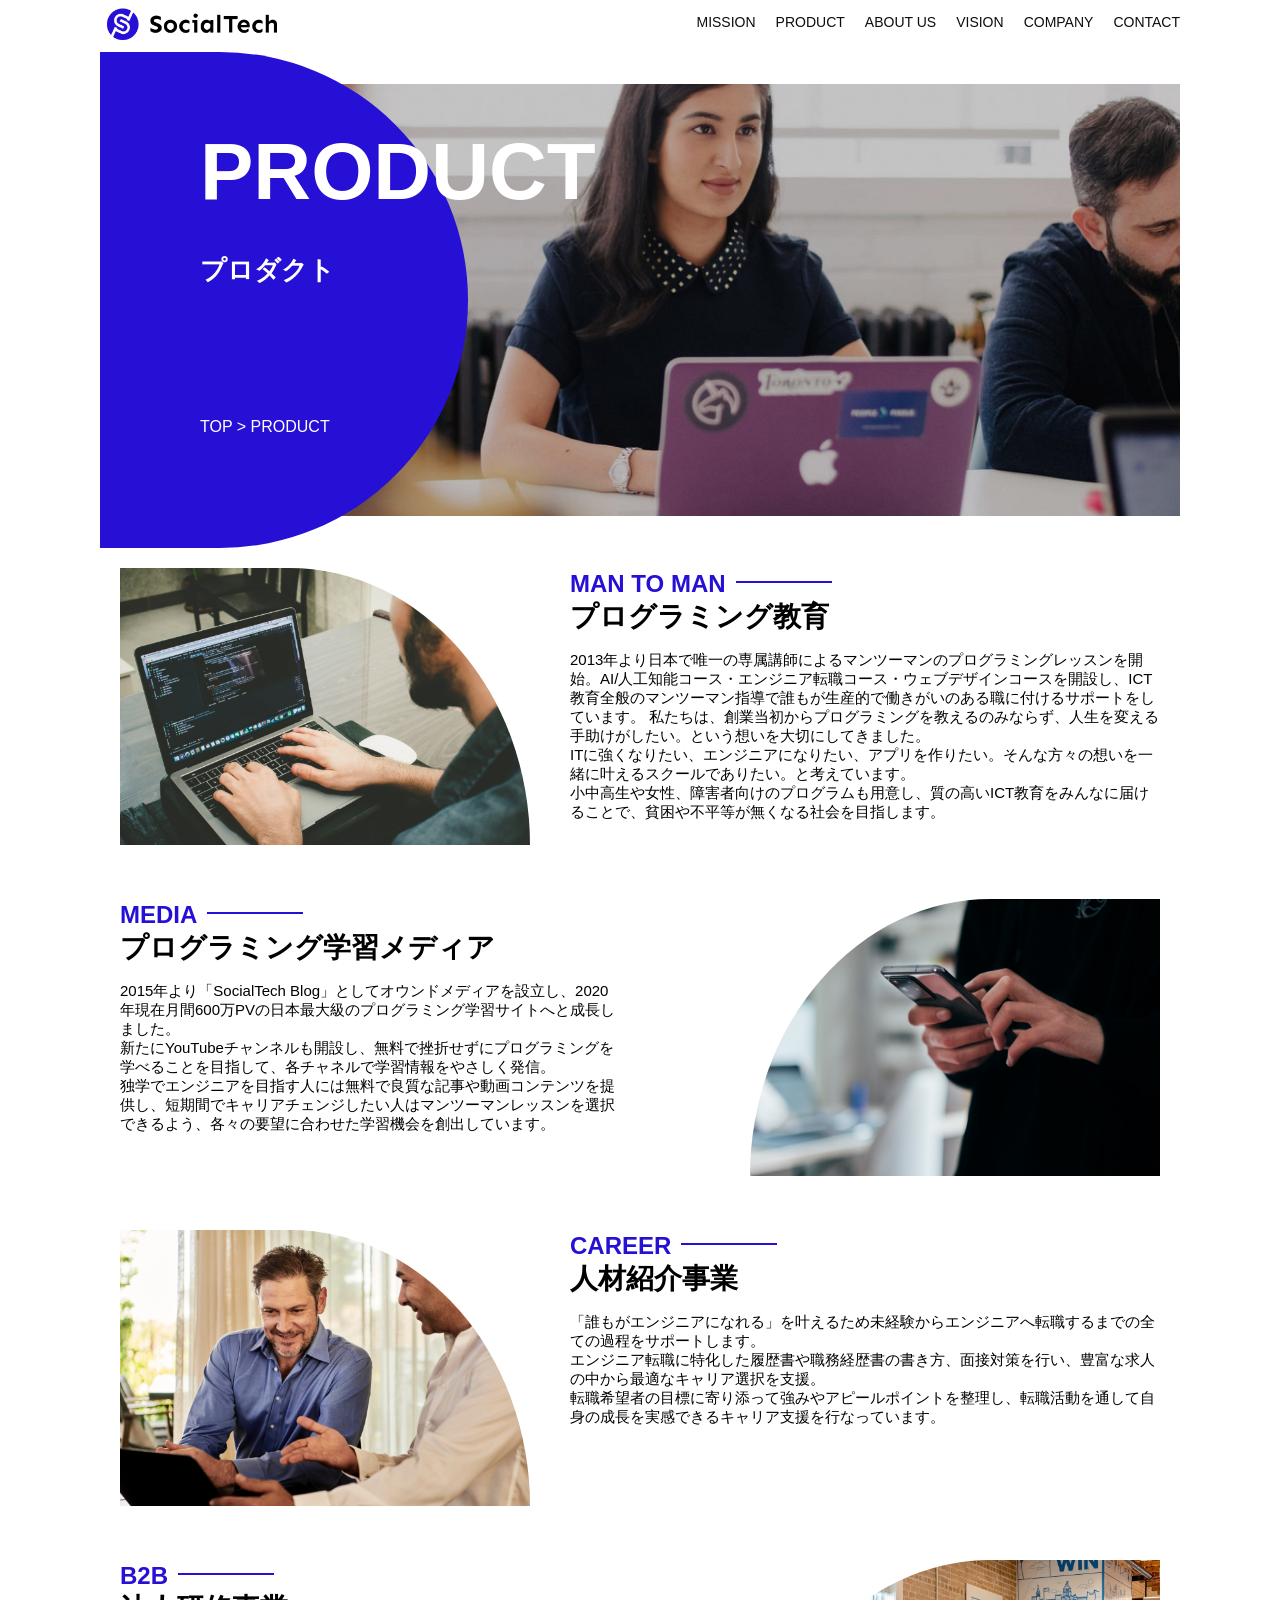
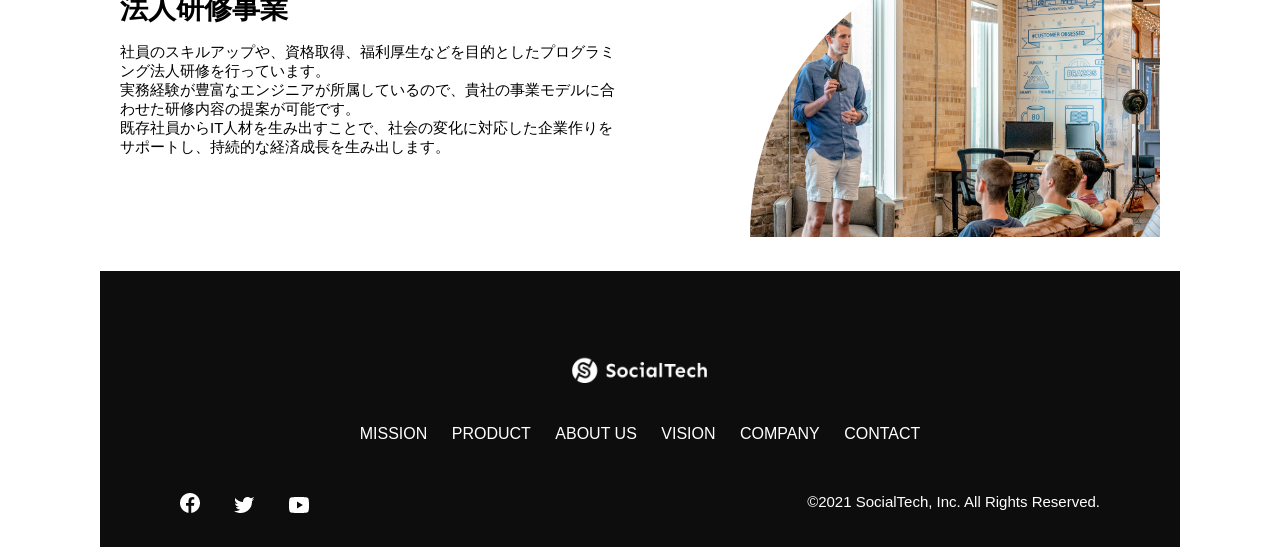
<file: kadai_tutorial_output/product.html>
<!DOCTYPE html>
<html>
  <head>
    <title>SocialTech -PRODUCT プロダクト-</title>
    <meta charset="utf-8">
    <meta name="description" content="SocialTechの4つのプロダクトを紹介します">
    <meta name="viewport" content="width=device-width, initial-scale=1.0">
    <link rel="stylesheet" href="style.css">
  </head>

  <body>
    <!-- ヘッダー -->
    <header>
      <!-- ロゴ -->
      <a href="index.html" id="logo">
        <img src="images/logo.png" alt="トップページに戻る">
      </a>

      <!-- PC用ナビゲーション -->
      <nav id="nav-pc">
        <ul>
          <li><a href="mission.html">MISSION</a></li>
          <li><a href="product.html">PRODUCT</a></li>
          <li><a href="index.html#aboutus">ABOUT US</a></li>
          <li><a href="index.html#vision">VISION</a></li>
          <li><a href="index.html#company">COMPANY</a></li>
          <li><a href="index.html#contact">CONTACT</a></li>
        </ul>
      </nav>

      <!-- スマホ用メニューボタン -->
      <button id="menu-sp" onclick="document.getElementById('nav-sp').style.display = 'block'">
        <img src="images/button-menu.png" alt="ナビゲーションを開く">
      </button>

      <!-- スマホ用ナビゲーション -->
      <div id="nav-sp">
        <button id="close" onclick="document.getElementById('nav-sp').style.display = 'none'">
          <img src="images/button-close.png" alt="ナビゲーションを閉じる">
        </button>

        <nav>
          <ul>
            <li>
              <a id="logo-sp" href="index.html" onclick="document.getElementById('nav-sp').style.display = 'none'"><img src="images/logo-sp.png" alt="トップページに戻る"></a>
            </li>
            <li><a class="menu" href="mission.html" onclick="document.getElementById('nav-sp').style.display = 'none'">MISSION</a></li>
            <li><a class="menu" href="product.html" onclick="document.getElementById('nav-sp').style.display = 'none'">PRODUCT</a></li>
            <li><a class="menu" href="index.html#aboutus" onclick="document.getElementById('nav-sp').style.display = 'none'">ABOUT US</a></li>
            <li><a class="menu" href="index.html#vision" onclick="document.getElementById('nav-sp').style.display = 'none'">VISION</a></li>
            <li><a class="menu" href="index.html#company" onclick="document.getElementById('nav-sp').style.display = 'none'">COMPANY</a></li>
            <li><a class="menu" href="index.html#contact" onclick="document.getElementById('nav-sp').style.display = 'none'">CONTACT</a></li>
          </ul>
        </nav>
        <div id="sns">
          <a href="https://www.facebook.com/sejuku2013">
            <img src="images/button-facebook.png" alt="Facebookのリンク">
          </a>
          <a href="https://twitter.com/samuraijuku">
            <img src="images/button-twitter.png" alt="Twitterのリンク">
          </a>
          <a href="https://www.youtube.com/channel/UCCFOQO5aDK0xXam4cUQXT8g">
            <img src="images/button-youtube.png" alt="YouTubeのリンク">
          </a>
        </div>
      </div>
    </header>

    <main>
      <article>
        <section id="product-main">
          <div class="product-main-inner">
            <div id="product-title">
              <h1>PRODUCT<br><span>プロダクト</span></h1>
              <p>TOP > PRODUCT</p>
            </div>
          </div>
        </section>

        <section class="product-section product-section-left">
          <div class="product-section-img">
            <img src="images/product/product-mantoman.png" alt="PCでコードを書く男性">
          </div>
          <div class="product-read">
            <h2 class="product-h2">MAN TO MAN</h2>
            <h3 class="product-h3">プログラミング教育</h3>
            <p>
              2013年より日本で唯一の専属講師によるマンツーマンのプログラミングレッスンを開始。AI/人工知能コース・エンジニア転職コース・ウェブデザインコースを開設し、ICT教育全般のマンツーマン指導で誰もが生産的で働きがいのある職に付けるサポートをしています。 私たちは、創業当初からプログラミングを教えるのみならず、人生を変える手助けがしたい。という想いを大切にしてきました。<br>ITに強くなりたい、エンジニアになりたい、アプリを作りたい。そんな方々の想いを一緒に叶えるスクールでありたい。と考えています。<br>小中高生や女性、障害者向けのプログラムも用意し、質の高いICT教育をみんなに届けることで、貧困や不平等が無くなる社会を目指します。
            </p>
          </div>
        </section>

        <section class="product-section product-section-right">
          <div class="product-read">
            <h2 class="product-h2">MEDIA</h2>
            <h3 class="product-h3">プログラミング学習メディア</h3>
            <p>2015年より「SocialTech Blog」としてオウンドメディアを設立し、2020年現在月間600万PVの日本最大級のプログラミング学習サイトへと成長しました。<br>新たにYouTubeチャンネルも開設し、無料で挫折せずにプログラミングを学べることを目指して、各チャネルで学習情報をやさしく発信。<br>独学でエンジニアを目指す人には無料で良質な記事や動画コンテンツを提供し、短期間でキャリアチェンジしたい人はマンツーマンレッスンを選択できるよう、各々の要望に合わせた学習機会を創出しています。</p>
          </div>
          <div class="product-section-img">
            <img src="images/product/product-media.png" alt="スマートフォンを操作する人">
          </div>
        </section>

        <section class="product-section product-section-left">
          <div class="product-section-img">
            <img src="images/product/product-career.png" alt="笑顔で話し合う2人の男性">
          </div>
          <div class="product-read">
            <h2 class="product-h2">CAREER</h2>
            <h3 class="product-h3">人材紹介事業</h3>
            <p>「誰もがエンジニアになれる」を叶えるため未経験からエンジニアへ転職するまでの全ての過程をサポートします。<br>エンジニア転職に特化した履歴書や職務経歴書の書き方、面接対策を行い、豊富な求人の中から最適なキャリア選択を支援。<br>転職希望者の目標に寄り添って強みやアピールポイントを整理し、転職活動を通して自身の成長を実感できるキャリア支援を行なっています。<br></p>
          </div>
        </section>

        <section class="product-section product-section-right">
          <div class="product-read">
            <h2 class="product-h2">B2B</h2>
            <h3 class="product-h3">法人研修事業</h3>
            <p>社員のスキルアップや、資格取得、福利厚生などを目的としたプログラミング法人研修を行っています。<br>実務経験が豊富なエンジニアが所属しているので、貴社の事業モデルに合わせた研修内容の提案が可能です。<br>既存社員からIT人材を生み出すことで、社会の変化に対応した企業作りをサポートし、持続的な経済成長を生み出します。</p>
          </div>
          <div class="product-section-img">
            <img src="images/product/product-b2b.png" alt="講演中の男性とそれを聴く人々">
          </div>
        </section>
      </article>
    </main>

    <footer>
      <div id="footer-logo">
        <img src="images/logo-sp.png" alt="SocialTech">
      </div>
      <div id="footer-link">
        <a href="mission.html">MISSION</a>
        <a href="product.html">PRODUCT</a>
        <a href="index.html#aboutus">ABOUT US</a>
        <a href="index.html#vision">VISION</a>
        <a href="index.html#company">COMPANY</a>
        <a href="index.html#contact">CONTACT</a>
      </div>
      <div id="sns-footer">
        <div class="sns-btns">
          <a href="https://www.facebook.com/sejuku2013"><img src="images/button-facebook.png" alt="Facebookのリンク"></a>
          <a href="https://twitter.com/samuraijuku"><img src="images/button-twitter.png" alt="Twitterのリンク"></a>
          <a href="https://www.youtube.com/channel/UCCFOQO5aDK0xXam4cUQXT8g"><img src="images/button-youtube.png" alt="YouTubeのリンク"></a>
        </div>
        <p id="copyright">&copy;2021 SocialTech, Inc. All Rights Reserved.</p>
      </div>
    </footer>
    
  </body>
</html>
</file>
<file: kadai_001/style.css>
* {
  box-sizing: border-box;
  background-color: #fff;
}

p {
  color: #000;
  font-size: 18px;
  font-weight: normal;
}

body {
  margin: 0 auto;
  font-family: "Noto Sans JP", sans-serif;
}

header {
  display: flex;
  justify-content: space-around;
  margin: 20px auto;
}

/* page-title */

.page-title {
  font-size: 34px;
  border: 1px solid #000;
  height: 50px;
  width: 200px;
  display: flex;
  justify-content: center;
  align-items: center;
  font-weight: normal;
}

/* nav */

.nav-container {
  text-align: center;
  font-size: 34px;
}

.nav-col {
  display: flex;
}

.nav-wrap {
  list-style: none;
}

.nav-item {
  text-decoration: none;
  color: #000;
  margin-left: 40px;
}

/* main */

.main-image {
  display: flex;
  justify-content: center;
  align-items: center;
}

.main-image > img {
  overflow: clip;
  overflow-clip-margin: content-box;
  width: 100%;
}

/* about */

.heading {
  font-size: 34px;
  text-align: center;
  padding-top: 100px;
  font-weight: normal;
}

.profile {
  display: flex;
  justify-content: center;
  align-items: center;
}

.about-image {
border-radius: 100%;
margin: 0 100px;
}

.info {
  font-size: 18px;
}

.name {
  font-size: 24px;
}

/* works */

.works-item {
  display: flex;
  flex-direction: row;
  justify-content: center;
  text-align: center;
  margin: 0 auto;
  max-width: 960px;
}

.works-col {
  margin: 0 10px;
  padding-bottom: 60px;
  width: 25%;
}

.works-col > img {
  margin: 0 auto;
  width: 100%;
}

.works-col > p {
  margin: 0;
}

/* footer */

.copyright {
  font-size: 18px;
  text-align: center;
}

@media screen and (max-width: 767px) {

  .main-image > img {
    width: 100%;
  }

  .profile {
    flex-direction: column;
  }

  .about-image {
    margin: 0 auto;
    margin-bottom: 20px;
  }

  .works-item {
    flex-direction: column;
    padding: auto;
    
  }

  .works-col {
    width: 100%;
    padding: 20px;
    margin-bottom: 20px;
    text-align: center;
  }
}
</file>
<file: kadai_013/style.css>
/* PC、スマホ共通スタイル */
body {
  font-family: "Source Sans Pro", "Hiragino Kaku Gothic ProN", Meiryo, Arial,
    sans-serif;
}

p {
  font-size: 15px;
}

#main-visual>img {
  width: 100%;
}

/*================
PC用のスタイル 
=================*/
@media screen and (min-width: 768px) {
  /* 横幅設定 */
  body {
    max-width: 1080px;
    min-width: 960px;
    margin: 0 auto 0 auto;
  }

  /* ヘッダー */
  header {
    display: flex;
    justify-content: space-between;
  }

  /* ナビゲーションのレイアウト */
  #nav-pc {
    text-align: right;
    font-size: 14px;
    padding-top: 15px;
  }

  /* ナビゲーションのリンクの装飾設定 */
  #nav-pc>a {
    text-decoration: none;
    margin-left: 20px;
  }

  #nav-pc>a:link {
    color: #0d0d0d;
  }

  #nav-pc>a:visited {
    color: #0d0d0d;
  }

  #nav-pc>a:hover {
    color: #0d0d0d;
    text-decoration: underline;
  }

  #nav-pc>a:active {
    color: #0d0d0d;
  }

  #menu-sp {
    display: none;
  }

  #nav-sp {
    display: none;
  }
}

/*================
スマホ用のスタイル 
=================*/
@media screen and (max-width: 767px) {
  body {
    min-width: 375px;
    margin: 0;
  }

  #nav-pc {
    display: none;
  }

  #menu-sp {
    float: right;
    padding: 0;
  }

  #nav-sp {
    background-color: #ce933e;
    position: absolute;
    left: 0;
    top: 0;
    height: 100%;
    width: 100%;
    display: none;
    z-index: 100;
  }

  #nav-sp ul {
    padding-left: 0;
  }

  #nav-sp li {
    list-style: none;
  }

  #close {
    position: absolute;
    top: 20px;
    right: 20px;
  }

  #logo-sp {
    margin: 80px 0px 30px 20px;
  }

  #nav-sp a {
    display: block;
  }

  #nav-sp a:link {
    color: #fff;
  }

  #nav-sp a:visited {
    color: #fff;
  }

  #nav-sp a:hover {
    color: #fff;
    text-decoration: underline;
  }

  #nav-sp a:active {
    color: #fff;
  }

  #nav-sp .menu{
    text-decoration: none;
    display: block;
    margin: auto 20px;
    height: 44px;
    font-size: 16px;
    background-image: url("images/arrow.png");
    background-repeat: no-repeat;
    background-position: right top;
  }
}
</file>
<file: kadai_tutorial_output/style.css>
/* PC、スマホ共通スタイル */
* {
  box-sizing: border-box;
}

p {
  font-size: 15px;
}

body {
  max-width: 1080px;
  margin: 0 auto 0 auto;
  font-family: "Source Sans Pro", "Hiragino Kaku Gothic ProN", Meiryo, Arial, sans-serif;
}
  
/* ヘッダー */
header {
  display: flex;
  justify-content: space-between;
}

/* ナビゲーションのレイアウト */
#nav-pc {
  font-size: 14px;
}

#nav-pc ul {
  display: flex;
  padding-left: 0;
}

#nav-pc li {
  list-style: none;
}

/* ナビゲーションのリンクの装飾設定 */
#nav-pc a {
  text-decoration: none;
  margin-left: 20px;
  color: #0d0d0d;
}

#nav-pc a:hover {
  text-decoration: underline;
}

/* スマホ用ナビを非表示 */
#nav-sp,
#menu-sp {
  display: none;
}

/* メインビジュアル*/
#main-visual {
  position: relative;
  height: 400px;
}

#main-message {
  position: absolute;
  top: 0;
  left: 0;
  background-color: #2710d5;
  color: #ffffff;
  border-radius: 0 0 476px 0;
  max-width: 620px;
  height: 100%;
  width: 100%;
  z-index: 11;
}

#main-message h1 {
  font-size: 60px;
  margin: 100px 0 0 50px;
}

#main-message > p {
  font-size: 28px;
  margin: 0 0 0 50px;
}

#main-visual > img {
  max-width: 620px;
  border-radius: 476px 0 0 0;
  position: absolute;
  top: 0;
  right: 0;
  z-index: 10;
}

/*見出し*/
h2 {
  margin: 40px 0 0 0;
}

h2::after {
  content: url("images/line.png");
  margin-left: 10px;
}

h3 {
  font-size: 27px;
}

/* ミッション */
#mission {
  margin: 80px auto 80px auto;
}

#mission-flex {
  display: flex;
}

#mission-flex > div {
  width: 50%;
  margin: 20px;
}

#mission-photo {
  width: 100%;
}

#s2dgs {
  margin-top: 50px;
  width: 100%;
}

/* プロダクト */
#product {
  background-color: #fafafa;
  margin: 80px 0 80px 0;
  padding: 10px 40px 0px 40px;
}

/* 外枠 */
#product .product-flex {
  margin-top: 40px;
  display: flex;
}

/* 左のカラム */
#product-left {
  width: 50%;
  margin-right: 20px;
}

/* 右のカラム */
#product-right {
  width: 50%;
  margin-left: 20px;
  margin-top: 80px;
}

/* 写真＋説明の枠 */
#product-left > div {
  position: relative;
  height: 480px;
  margin-right: 20px;
}

#product-right > div {
  position: relative;
  height: 480px;
  margin-left: 20px;
}

/* 写真*/
.product-photo {
  width: 100%;
}

/* 説明文の枠 */
.product-explain {
  background-color: #ffffff;
  position: absolute;
  left: 0;
  bottom: 50px;
  margin: 0 40px 0 40px;
  padding: 20px;
  box-shadow: 5px 5px 10px rgba(0, 0, 0, 0.05);
}

/* 説明文の英語 */
.product-explain > span {
  color: #2710d5;
  font-weight: bold;
  font-size: 16px;
  margin: 0px;
}

/* 説明文の見出し */
.product-explain > h3 {
  margin: 5px 0 5px 0;
}

/* 説明文 */
.product-explain > p {
  font-size: 14px;
  margin: 0;
}

/* もっと見るボタン */
#product-more {
  text-align: center;
}

#product-more a {
  position: relative;
  bottom: -42px;
}

/* ABOUT US */
#aboutus {
  margin: 80px auto 80px auto;
}

/* ３つの組織文化と写真を入れる枠 */
#aboutus > div {
  display: flex;
}

/* 写真 */
.culture-img {
  width: 50%;
  align-self: flex-start;
}

.culture-img2 {
  margin-top: 50px;
  width: 100%;
}

/* 3つの組織文化の表 */
.culture-table {
  margin-right: 50px;
}

/* 番号 */
.culture-num {
  font-size: 80px;
  color: #2710d5;
  padding: 0 20px 0 0;
}

/* 見出し */
.culture-table th {
  text-align: left;
  font-size: 28px;
  font-weight: bold;
}

/* 組織文化英語 */
.culture-en {
  color: #2710d5;
  font-size: 24px;
}

/* 説明文 */
.culture-description {
  margin: 0;
}

/* ビジョン */
#vision {
  margin: 80px auto 80px auto;
}

/* セクション内の外枠*/
#vision > div {
  display: flex;
  justify-content: space-between;
  flex-wrap: wrap;
}

/*7つの行動指針の枠*/
.vision-box {
  width: 300px;
  height: 300px;
  margin-bottom: 30px;
  position: relative;
}

.vision-box > img {
  width: 100%;
  position: relative;
  z-index: 30;
}

.vision-box > div {
  position: absolute;
  top: 0;
  left: 0;
  z-index: 31;
  margin-right: 20px;
}

.vision-box > div > h4 {
  color: #2710d5;
  font-size: 19px;
  margin: 80px 0 0 0;
}

.vision-box > div > h4::first-letter {
  font-size: 40px;
}

.vision-box > div > h5 {
  font-size: 20px;
  margin: 0 0 0 0;
}

.vision-box > div > p {
  margin: 10px 0 0 0;
}

/*会社概要*/
#company {
  margin: 80px auto 80px auto;
}

#company-table {
  width: 100%;
}

.tableheader {
  text-align: left;
  padding: 20px;
  border-bottom-color: #2710d5;
  border-bottom-width: 1px;
  border-bottom-style: solid;
  width: 100px;
}

.tableheader-first {
  border-top-color: #2710d5;
  border-top-width: 1px;
  border-top-style: solid;
}

.cell {
  padding: 30px;
  border-bottom-color: #ececec;
  border-bottom-width: 1px;
  border-bottom-style: solid;
}

.cell-first {
  border-top-color: #ececec;
  border-top-width: 1px;
  border-top-style: solid;
}

#company > iframe {
  width: 100%;
  height: 368px;
  margin-top: 40px;
}

/* お問い合わせ */
#contact {
  margin: 80px auto 80px auto;
}

/* 外枠 */
#contact > form > div {
  display: flex;
  flex-direction: row;
  flex-wrap: wrap;
  padding-bottom: 30px;
}

/* 左列　見出し */
.contact-heading {
  width: 240px;
  align-self: center;
}

/* 見出しのラベル */
.contact-label {
  font-weight: bold;
}

/* 必須 */
.contact-span {
  color: #ce2222;
  margin: 0 0 0 20px;
  font-weight: bold;
}

/* テキストボックス */
.contact-textbox {
  border-top: 0px;
  border-left: 0px;
  border-right: 0px;
  border-bottom-width: 1px;
  border-bottom-color: #707070;
  border-style: solid;
  background-color: #fafafa;
  height: 56px;
  width: 400px;
}

/* お問い合わせ内容のテキストエリア */
.contact-textarea {
  border-top: 0px;
  border-left: 0px;
  border-right: 0px;
  border-bottom-width: 1px;
  border-bottom-color: #707070;
  background-color: #fafafa;
  width: 400px;
  height: 200px;
}

/* 個人情報の取り扱い */
#contact dt {
  font-weight: bold;
}

#contact dd {
  margin: 0 0 16px 0;
}

#contact dd p {
  margin: 0;
}

#contact dd ul {
  padding-left: 0;
}

#contact dd li {
  margin-bottom: 0;
  list-style: none;
}

/* フッター */
footer {
  background-color: #0d0d0d;
  text-align: center;
  padding: 80px 80px 30px 80px;
}

#footer-logo {
  margin-bottom: 30px;
}

#footer-link {
  margin-bottom: 50px;
}

#footer-link > a {
  text-decoration: none;
  margin: 10px;
  color: #ffffff;
}

#footer-link > a:hover {
  text-decoration: underline;
}

#sns-footer {
  display: flex;
  justify-content: space-between;
}

#sns-footer a {
  margin-right: 30px;
}

#copyright {
  color: #ffffff;
  margin: 0;
}

/* mission.html用スタイル */
/* ミッションのメインビジュアル */
.mission-main-inner {
  background-image: url("images/mission/mission-main.png");
  background-repeat: no-repeat;
  background-position-y: center;
}

#mission-title {
  background-color: #2710d5;
  width: 368px;
  color: #ffffff;
  height: 496px;
  border-radius: 0 248px 248px 0;
  position: relative;
}

#mission-title h1 {
  position: absolute;
  top: 0;
  left: 100px;
  font-size: 80px;
  line-height: 1;
}

#mission-title h1 span {
  font-size: 26px;
}

#mission-title > p {
  position: absolute;
  top: 350px;
  left: 100px;
  font-size: 16px;
}

/* ミッションページ　S2DGSの設定 */
#mission-s2dgs {
  padding: 20px;
}

.mission-h2 {
  color: #2710d5;
  font-size: 40px;
}

.mission-h2::after {
  content: none;
}

/* ミッションページ　5つのゴールの設定 */
#mission-five-goals {
  padding: 20px;
  display: flex;
}

#mission-five-goals .five-goals-image {
  width: 30%;
  padding: 20px;
}

#mission-five-goals .five-goals-image img {
  width: 100%;
}

#mission-five-goals .five-goals-read {
  width: 70%;
  padding: 20px;
}

#mission-five-goals .five-goals-read > div {
  margin-bottom: 40px;
}

.fivegoals-image-right {
  float: right;
  margin: 20px;
}

.fivegoals-image-left {
  float: left;
  margin: 20px;
}

.fivegoals-number {
  color: #2710d5;
  font-size: 48px;
  font-weight: bold;
  margin: 0;
}

.fivegoals-h3 {
  font-size: 28px;
  margin: 0;
}

.fivegoals-p {
  margin: 0;
}

/* プロダクトページ */
.product-main-inner {
  background-image: url("images/product/product-main.png");
  background-repeat: no-repeat;
  background-position-y: center;
}

#product-title {
  background-color: #2710d5;
  width: 368px;
  color: #ffffff;
  height: 496px;
  border-radius: 0 248px 248px 0;
  position: relative;
}

#product-title h1 {
  position: absolute;
  top: 0;
  left: 100px;
  font-size: 80px;
  line-height: 1;
}

#product-title h1 span {
  font-size: 26px;
}

#product-title > p {
  position: absolute;
  top: 350px;
  left: 100px;
  font-size: 16px;
}

/* セクション */
.product-section {
  display: flex;
  padding: 20px 20px 0;
}

.product-section .product-section-img {
  width: 450px;
}

/* 右が画像のセクション*/
.product-section-left .product-section-img img {
  width: 100%;
  padding: 0 40px 30px 0;
  border-radius: 0 432px 0 0;
}

.product-section-left .product-read {
  width: 50%;
  flex-grow: 1;
}

.product-section-left .product-read p {
  margin-bottom: 0;
}

/* 右が画像のセクション*/
.product-section-right {
  justify-content: space-between;
}

.product-section-right .product-section-img img {
  width: 100%;
  padding: 0 0 30px 40px;
  border-radius: 432px 0 0 0;
}

.product-section-right .product-read {
  width: 500px;
}

.product-h2 {
  color: #2710d5;
  font-size: 24px;
  margin: 0;
}

.product-h3 {
  font-size: 28px;
  margin: 0;
}

/*====================
 スマートフォン用のスタイル
=====================*/
@media screen and (max-width: 767px) {
  /* PC用ナビゲーション非表示 */
  #nav-pc {
    display: none;
  }

  /* ハンバーガーメニュー */
  #menu-sp {
    display: block;
    background-color: transparent;
    float: right;
    padding: 0;
    border: none;
  }

  /* スマホ用ナビゲーションの表示切替*/
  /* 初期状態、レイアウトと非表示設定 */
  #nav-sp {
    background-color: #2710d5;
    position: fixed;
    left: 0;
    top: 0;
    height: 100%;
    width: 100%;
    display: none;
    z-index: 100;
  }

  /* ×ボタン */
  #close {
    position: absolute;
    top: 20px;
    right: 20px;
    background-color: transparent;
    border: none;
  }

  #nav-sp nav ul {
    padding-left: 0;
  }

  #nav-sp nav li {
    list-style: none;
  }

  /* ナビゲーションメニュー用ロゴ */
  #logo-sp {
    margin: 80px 0 30px 20px;
  }

  /* ナビゲーションのリンクの装飾設定 */
  #nav-sp nav a {
    display: block;
    color: #ffffff;
  }

  #nav-sp nav a:hover {
    text-decoration: underline;
  }

  #nav-sp .menu {
    text-decoration: none;
    margin: 0 20px 0 20px;
    height: 44px;
    font-size: 16px;
    background-image: url("images/arrow.png");
    background-repeat: no-repeat;
    background-position: right top;
  }

  #sns {
    position: absolute;
    bottom: 20px;
    left: 20px;
  }

  #sns > a {
    margin-right: 30px;
  }

  /* メインビジュアル */
  #main-visual {
    position: relative;
    height: 470px;
  }

  #main-visual > div {
    text-align: center;
    height: 280px;
  }

  #main-visual h1 {
    font-size: 28px;
    margin: 90px 0 0 0;
  }

  #main-visual > div > p {
    margin: 0;
    font-size: 15px;
  }

  #main-visual > img {
    width: 100%;
    border-radius: 476px 0 0 0;
    top: auto;
    bottom: 0;
  }

  /*見出し*/
  h2 {
    margin: 15px 0 15px 0;
  }
  
  h3 {
    font-size: 24px;
    margin: 10px 0 0 0;
  }

  /* ミッション */
  #mission {
    margin: 20px 0 20px 0;
    padding: 0 20px 0 20px;
  }

  #mission-flex {
    flex-direction: column;
  }

  #mission-flex > div {
  width: 100%;
  margin: 0;
}

  /* プロダクト */
  #product {
    margin: 0;
    padding: 10px 20px 0 20px;
  }

  /* 外枠 */
  #product .product-flex {
    flex-direction: column;
    margin-top: 0;
  }

  /* 左右のカラム　スマホでは縦並び */
  #product-left,
  #product-right {
    width: 100%;;
    margin: 0;
  }

  /* 写真＋説明の枠 */
  #product-left > div,
  #product-right > div {
    height: auto;
    margin: 0;
  }

  /* 説明文の枠 */
  .product-explain {
    position: relative;
    margin: 0;
  }

  .product-explain > h3 {
    margin: 10px 0 10px 0;
    font-size: 24px;
  }

  /* もっと見るボタン */
  #product-more {
    text-align: left;
  }

  /* ABOUT US */
  #aboutus {
    margin: 80px 20px 80px 20px;
  }

  #aboutus > div {
    flex-direction: column;
  }

  .culture-table th {
    font-size: 16px;
  }

  .culture-table {
    margin-right: 0;
    padding-right: 20px;
    order: 2;
  }

  .culture-img {
    width: 100%;
    order: 1;
  }

  .culture-img2 {
    margin-top: 0;
  }

  .culture-num {
    padding: 0;
  }

  .culture-description {
    margin: 0;
  }

  /* ビジョン */
  #vision {
    margin: 80px 20px 80px 20px;
  }

  .vision-box > img {
    position: absolute;
    top: 0;
    left: 0;
  }

  .vision-box > div > h4 {
    margin: 60px 0 0 0;
  }

  /*会社概要*/
  #company {
    margin: 0 20px 0 20px;
  }

  #company > h3 {
    margin-bottom: 20px;
  }

  .tableheader {
    width: 50px;
  }

  .cell {
    padding: 20px;
  }

  #company > iframe {
    height: 240px;
  }

  /* お問い合わせ */
  #contact {
    margin: 80px 20px 80px 20px;
  }

  #contact > h3 {
    margin-bottom: 20px;
  }

  #contact > form > div {
    flex-direction: column;
    margin-bottom: 20px;
  }

  .contact-heading {
    align-self: auto;
    margin-bottom: 20px;
  }

  .contact-textbox {
    min-width: 300px;
    width: 100%;
  }

  .contact-textarea {
    height: 150px;
    width: 100%;
  }

  .radiobutton {
    margin-bottom: 20px;
  }

  /* フッター */
  footer {
    padding: 30px 20px 50px 20px;
    text-align: left;
  }

  #footer-link > a {
    margin: 0 20px 30px 0;
    display: block;
    background-image: url("images/arrow.png");
    background-repeat: no-repeat;
    background-position: right top;
  }

  #footer-link > a:hover {
    text-decoration: underline;
  }

  #sns-footer {
    flex-direction: column;
    justify-content: flex-start;
  }

  #copyright {
    font-size: 12px;
    margin-top: 30px;
  }

  /* mission.html用スタイル */
  /* ミッションのメインビジュアル */
  #mission-main {
    height: 256px;
    margin-top: 4%;
    position: relative;
  }

  .mission-main-inner {
    height: 80%;
    background-size: cover;
  }

  #mission-title {
    width: 136px;
    height: 256px;
    position: absolute;
    top: -10%;
  }

  #mission-title h1 {
    left: 20px;
    font-size: 40px;
  }

  #mission-title h1 span {
    font-size: 18px;
  }

  #mission-title > p {
    top: 180px;
    left: 20px;
    font-size: 13px;
  }

  /* ミッションページ　S2DGSの設定 */
  .mission-h2 {
    font-size: 38px;
    margin: 0px;
  }

  .mission-h2::after {
    content: none;
  }

  #mission-s2dgs > img {
    width: 100%;
  }

  /* ミッションページ　5つのゴールの設定 */
  #mission-five-goals {
    flex-direction: column;
  }

  #mission-five-goals > div {
    padding: 0;
  }

  #mission-five-goals .five-goals-image,
  #mission-five-goals .five-goals-read {
    width: 100%;
    padding: 0;
  }

  #mission-five-goals .five-goals-read > div {
    display: flex;
    flex-direction: column;
  }

  .fivegoals-image-right,
  .fivegoals-image-left {
    align-self: center;
  }

  /* プロダクトページ */
  #product-main {
    height: 256px;
    margin-top: 4%;
    position: relative;
  }

  .product-main-inner {
    height: 80%;
    background-size: cover;
  }

  #product-title {
    width: 136px;
    height: 256px;
    position: absolute;
    top: -10%;
  }
  
  #product-title h1 {
    left: 20px;
    font-size: 40px;
  }

  #product-title h1 span {
    font-size: 18px;
  }

  #product-title > p {
    top: 180px;
    left: 20px;
    font-size: 13px;
  }

  /* セクション */
  .product-section {
    flex-direction: column;
  }

  .product-section .product-section-img {
    width: 100%;
  }
  
  .product-section .product-section-img img {
    width: 100%;
    padding: 0;
  }

  /* 右が画像のセクション*/
  .product-section-left .product-section-img img {
    border-radius: 0 300px 0 0;
  }

  .product-section-left .product-read {
    width: 100%;
    flex-grow: 1;
  }

  /* 右が画像のセクション*/
  .product-section-right .product-section-img img {
    order: 1;
    border-radius: 300px 0 0 0;
  }

  .product-section-right .product-read {
    order: 2;
    width: 100%;
  }

}
</file>
<file: kadai_015/style.css>
html {
  font-size: 20px;
}

body {
  font-family: "Arial","Meiryo",sans-serif;
  text-align: center;
}

h1 {
  font-family: "Josefin Sans", sans-serif;
  font-optical-sizing: auto;
  font-weight: 400;
  font-style: normal;
  text-shadow: 2px 2px 2px #888888;
  font-size: 2rem;
  letter-spacing: 48px;
  border-bottom: 3px solid rgb(115, 115, 114);
}

.blue {
  color: skyblue;
}

.pink {
  color: rgb(255, 192, 203);
}

#basic p{
  font-weight: bold;
}
</file>
<file: kadai_018/style.css>
#top {
  width: 800px;
  background-color: #dcc9f4;
  margin: 20px auto;
  text-align: center;
}

.top-child {
  width: 20%;
  background-color: #ffd9df;
  display: inline-block;
}

#middle {
  width: 800px;
  height: 800px;
  background-color: #ffd9df;
  margin: 20px auto;
  position: relative;
}

#middle-child01 {
  width: 200px;
  height: 200px;
  background-color: #87ceeb;
  position: absolute;
  top: 100px;
  left: 100px;
}

#middle-child02 {
  width: 200px;
  height: 200px;
  background-color: #87ceeb;
  position: absolute;
  top: 300px;
  left: 300px;
}

#middle-child03 {
  width: 200px;
  height: 200px;
  background-color: #87ceeb;
  position: absolute;
  top: 500px;
  left: 500px;
}

#bottom {
  width: 800px;
  height: 300px;
  background-color: #87ceeb;
  margin: auto;
}

#bottom-child01 {
  width: 400px;
  height: 100px;
  background-color: #e5dcf0;
}

#bottom-child02 {
  width: 400px;
  height: 100px;
  background-color: #e5dcf0;
  position: relative;
  left: 200px;
}

#bottom-child03 {
  width: 400px;
  height: 100px;
  background-color: #e5dcf0;
  position: relative;
  left: 400px;
}
</file>
<file: kadai_022/style.css>
h1, p, body {
  margin: 0;
}

p, a {
  font-size: 20px;
}

header {
  background-color: rgb(244,79,79);
  margin-bottom: 20px;
  text-align: center;
}

h1 {
  color: rgb(255, 255, 255);
}


main {
  padding: 10px;
} 

#parent {
  display: flex;
  justify-content: space-around;
}

.contents {
  flex-basis: 25%;
  padding: 10px 15px;
  margin: 20px 0px;
  text-align: center;
  border: 3px solid rgb(238,204,204);
}

h2 {
  font-size: 25px;
  border-bottom: 3px dotted rgb(236, 122, 122);
}

h2::before {
  content: "●";
  color: rgb(236, 122, 122);
}

.contents p:nth-of-type(2)::first-letter {
  font-weight: bold;
  color: rgb(97, 206, 249);
}

.contents img {
  margin: 10px 0px;
  width: 70%;
}


footer {
background-color: rgb(244,79,79);
text-align: center;
}

footer a {
  color: rgb(255, 255, 255);
}

footer a:visited {
  color: rgb(193, 234, 251);
}

footer a:hover {
  color: rgb(245, 178, 168);
}


@media screen and (max-width: 768px) {
  #parent {
    flex-direction: column;
    }

    p {
      font-size: 25px;
    }

    h2 {
      font-size: 30px;
    }
  }
</file>
